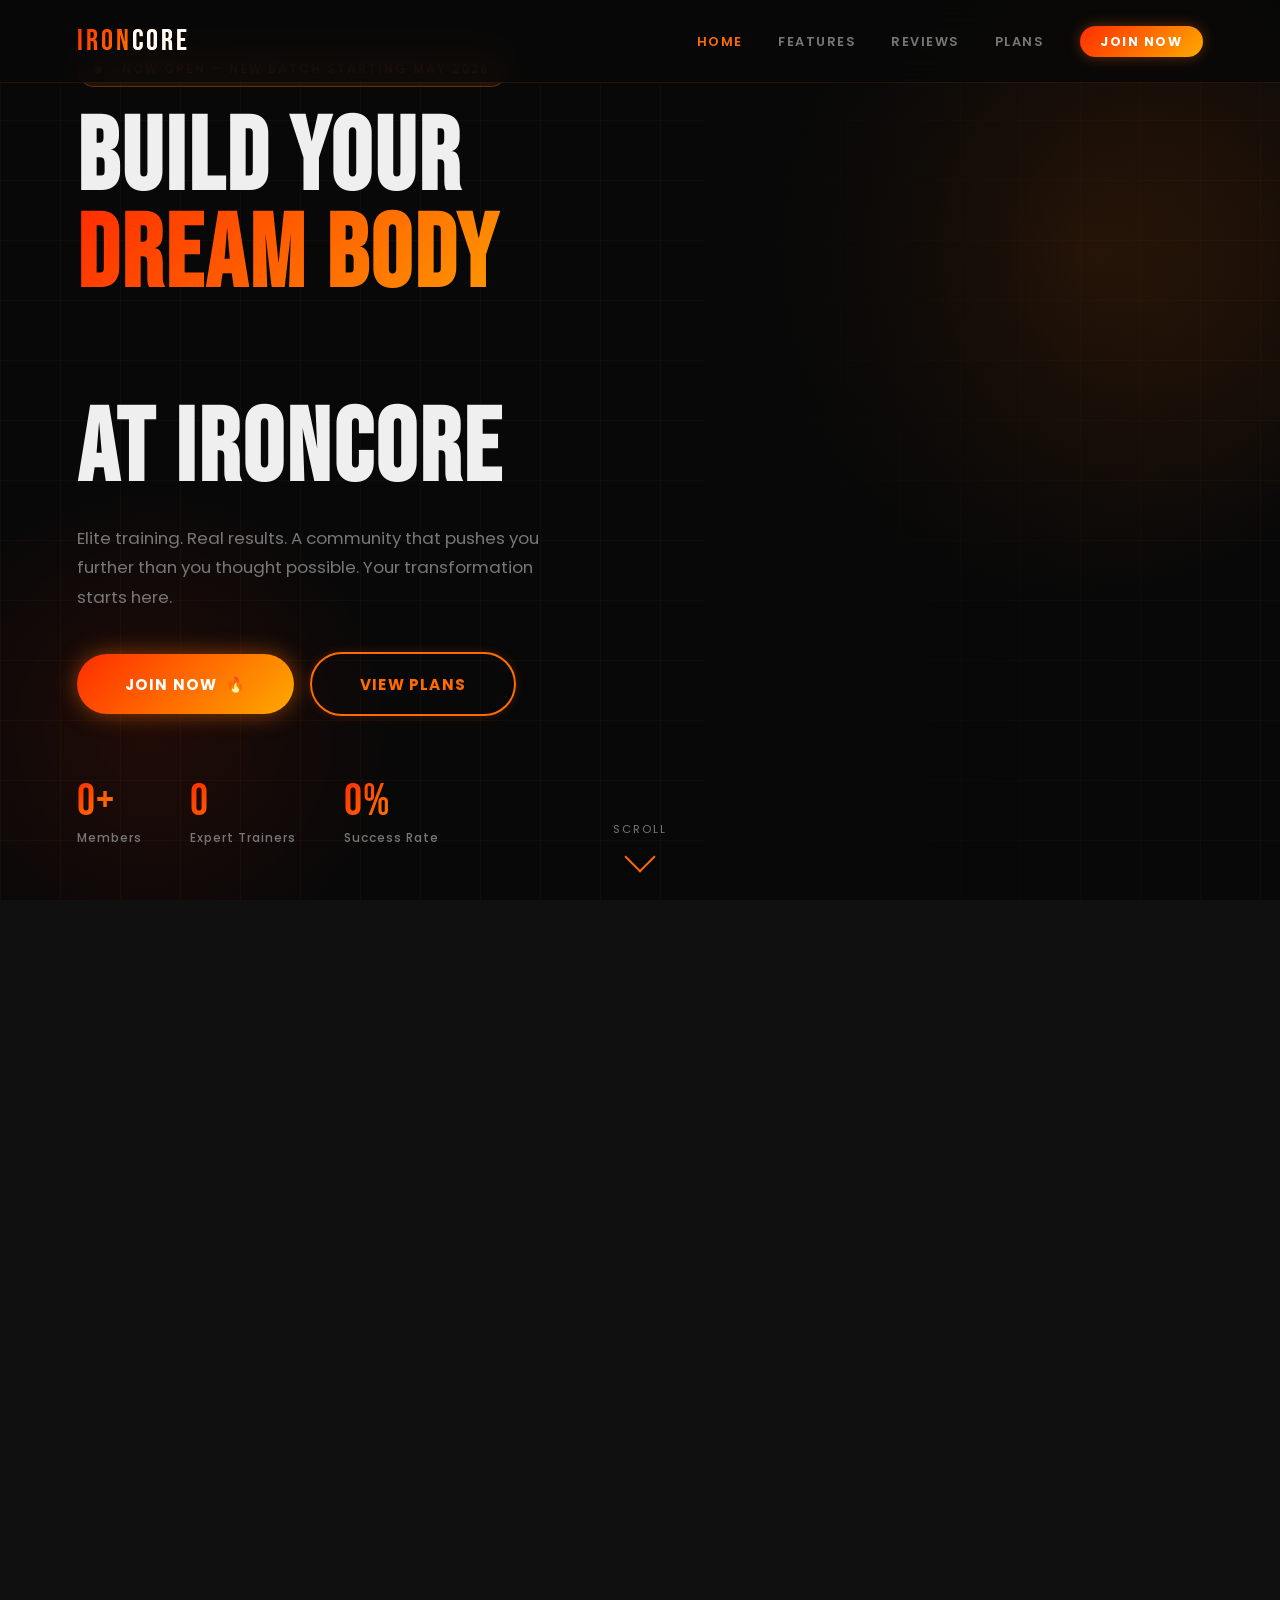
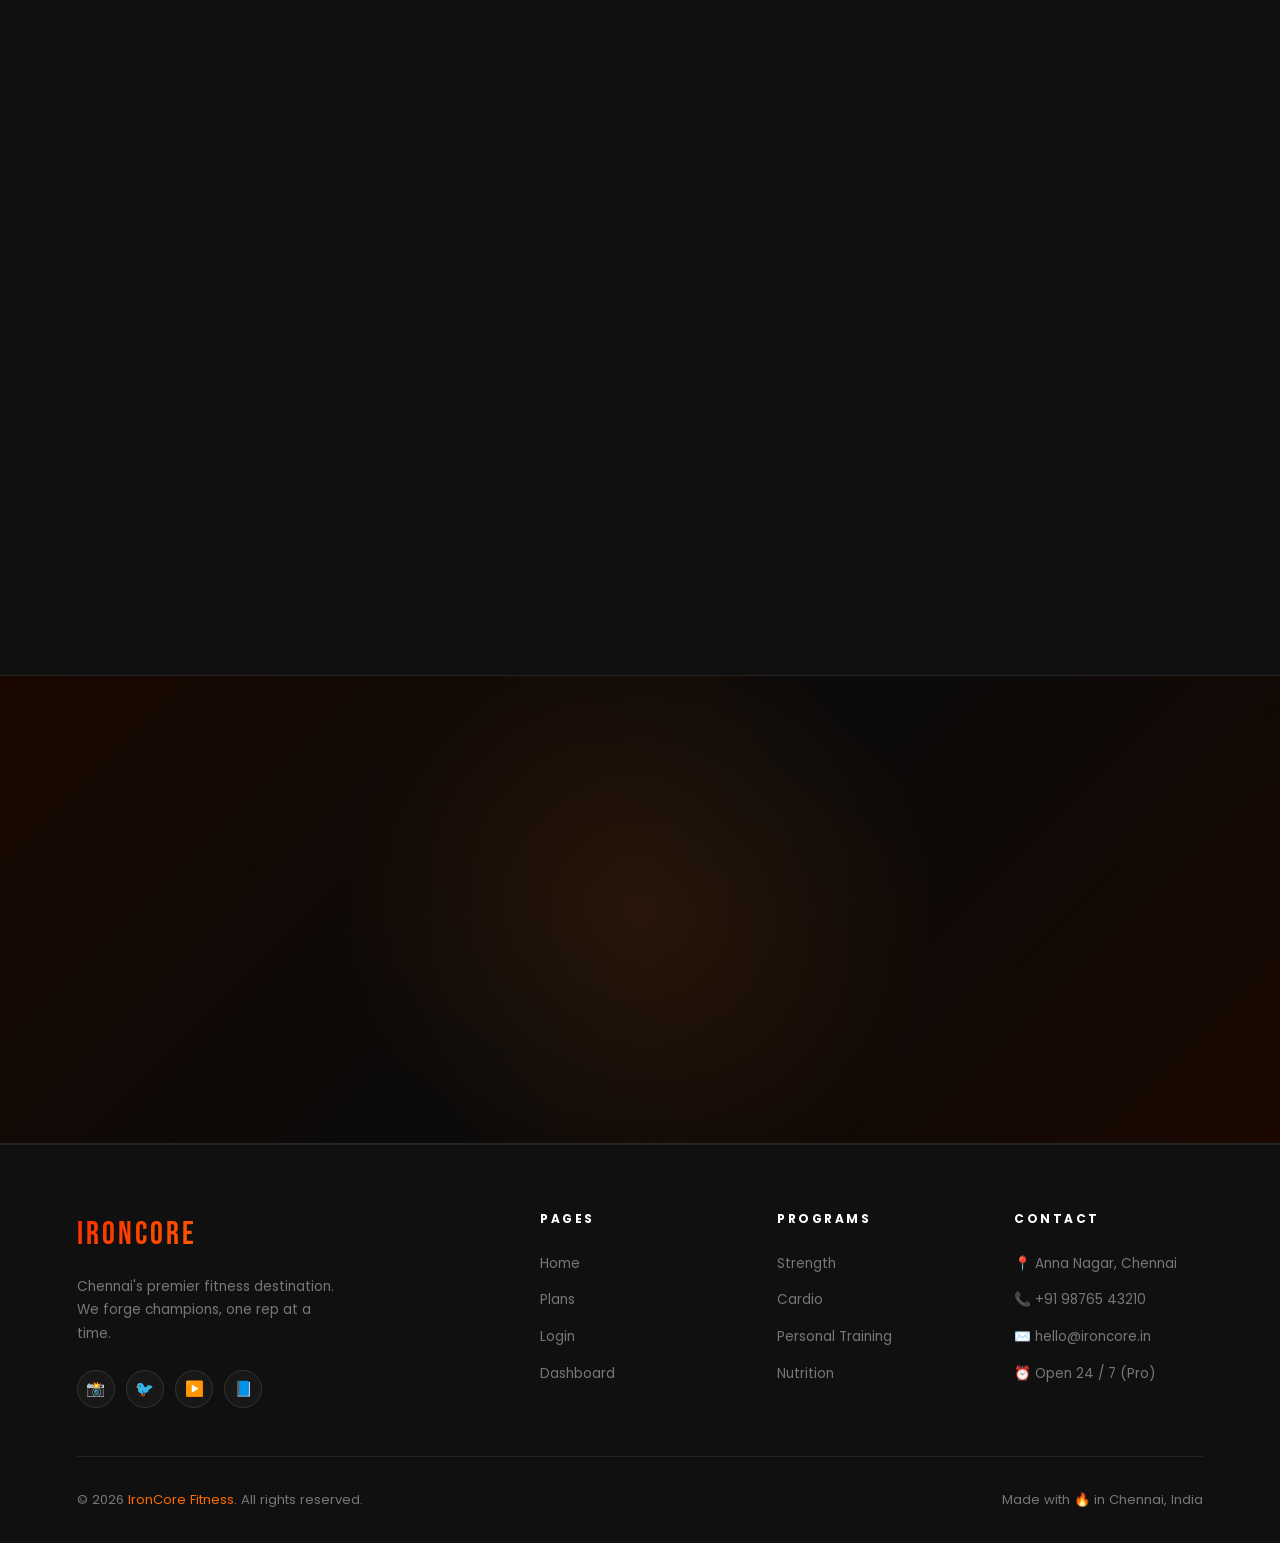
<file: index.html>
<!DOCTYPE html>
<html lang="en">
<head>
  <meta charset="UTF-8" />
  <meta name="viewport" content="width=device-width, initial-scale=1.0" />
  <title>IronCore Fitness — Build Your Dream Body</title>
  <link rel="stylesheet" href="style.css" />
  <style>
    /* Page-specific tweaks */
    .nav-links a[href="index.html"]{ color:var(--orange) }
  </style>
</head>
<body>

  <!-- ====== NAVIGATION ====== -->
  <nav class="nav" id="nav">
    <a href="index.html" class="logo">IRON<span style="color:#fff;-webkit-text-fill-color:#fff">CORE</span></a>
    <ul class="nav-links">
      <li><a href="index.html">Home</a></li>
      <li><a href="#features">Features</a></li>
      <li><a href="#testimonials">Reviews</a></li>
      <li><a href="plans.html">Plans</a></li>
      <li><a href="login.html" class="nav-btn">Join Now</a></li>
    </ul>
    <div class="hamburger" id="hamburger">
      <span></span><span></span><span></span>
    </div>
  </nav>

  <!-- ====== HERO ====== -->
  <section class="hero" id="home">
    <div class="hero-grid"></div>

    <div class="hero-content">
      <div class="hero-tag">
        <span></span> Now Open — New Batch Starting May 2026
      </div>

      <h1 class="hero-title">
        BUILD YOUR<br>
        <span class="line2">DREAM BODY</span><br>
        AT IRONCORE
      </h1>

      <p class="hero-sub">
        Elite training. Real results. A community that pushes you further than
        you thought possible. Your transformation starts here.
      </p>

      <div class="hero-cta">
        <a href="login.html" class="btn btn-fire btn-lg">Join Now &nbsp;🔥</a>
        <a href="plans.html" class="btn btn-outline btn-lg">View Plans</a>
      </div>

      <div class="hero-stats">
        <div class="stat-item">
          <div class="stat-num"><span data-count="4800" data-suffix="+">0+</span></div>
          <div class="stat-label">Members</div>
        </div>
        <div class="stat-item">
          <div class="stat-num"><span data-count="12" data-suffix="">0</span></div>
          <div class="stat-label">Expert Trainers</div>
        </div>
        <div class="stat-item">
          <div class="stat-num"><span data-count="98" data-suffix="%">0%</span></div>
          <div class="stat-label">Success Rate</div>
        </div>
      </div>
    </div>

    <div class="hero-visual" aria-hidden="true"></div>
    <div class="scroll-hint">
      <span>Scroll</span>
      <div class="scroll-arrow"></div>
    </div>
  </section>

  <!-- ====== FEATURES ====== -->
  <section class="features" id="features">
    <div class="center reveal">
      <span class="section-label">What We Offer</span>
      <h2 class="section-title">WORLD-CLASS <span class="fire">TRAINING</span></h2>
      <div class="rule"></div>
      <p class="section-sub">
        Three pillars of peak performance — designed for beginners, intermediates,
        and elite athletes alike.
      </p>
    </div>

    <div class="features-grid">
      <!-- Card 1 -->
      <div class="feat-card reveal" data-delay="0">
        <div class="feat-icon">🏋️</div>
        <h3>Strength Training</h3>
        <p>
          From powerlifting to Olympic lifting, our free-weight zones and machine
          banks are built to help you get seriously strong.
        </p>
        <a href="plans.html" class="feat-link">Explore &rarr;</a>
      </div>
      <!-- Card 2 -->
      <div class="feat-card reveal" data-delay="120">
        <div class="feat-icon">🏃</div>
        <h3>Cardio & Endurance</h3>
        <p>
          Treadmills, rowers, assault bikes, and spin studios. Crush your
          conditioning goals with expert-led classes every day.
        </p>
        <a href="plans.html" class="feat-link">Explore &rarr;</a>
      </div>
      <!-- Card 3 -->
      <div class="feat-card reveal" data-delay="240">
        <div class="feat-icon">🎯</div>
        <h3>Personal Coaching</h3>
        <p>
          One-on-one sessions with certified coaches who create a plan uniquely
          tailored to your body, goals, and lifestyle.
        </p>
        <a href="plans.html" class="feat-link">Explore &rarr;</a>
      </div>
      <!-- Card 4 -->
      <div class="feat-card reveal" data-delay="60">
        <div class="feat-icon">🥗</div>
        <h3>Nutrition Planning</h3>
        <p>
          Results live in the kitchen. Our dietitians craft personalised meal
          plans that fuel your training and recovery.
        </p>
        <a href="plans.html" class="feat-link">Explore &rarr;</a>
      </div>
      <!-- Card 5 -->
      <div class="feat-card reveal" data-delay="180">
        <div class="feat-icon">🧘</div>
        <h3>Recovery & Wellness</h3>
        <p>
          Sauna, ice bath, mobility classes, and massage therapy. Because smart
          recovery is the real secret to progress.
        </p>
        <a href="plans.html" class="feat-link">Explore &rarr;</a>
      </div>
      <!-- Card 6 -->
      <div class="feat-card reveal" data-delay="300">
        <div class="feat-icon">📱</div>
        <h3>IronCore App</h3>
        <p>
          Track workouts, book classes, chat with your trainer, and watch your
          progress charts climb — all in one sleek app.
        </p>
        <a href="plans.html" class="feat-link">Explore &rarr;</a>
      </div>
    </div>
  </section>

  <!-- ====== TESTIMONIALS ====== -->
  <section class="testimonials" id="testimonials">
    <div class="center reveal">
      <span class="section-label">Member Stories</span>
      <h2 class="section-title">REAL PEOPLE, <span class="fire">REAL RESULTS</span></h2>
      <div class="rule"></div>
      <p class="section-sub">
        Don't just take our word for it. Here's what our members say about
        training at IronCore.
      </p>
    </div>

    <div class="testi-grid">
      <!-- T1 -->
      <div class="testi-card reveal" data-delay="0">
        <div class="quote-mark">"</div>
        <div class="stars">★★★★★</div>
        <p class="testi-text">
          "IronCore completely changed my life. In just 5 months I went from barely
          being able to do a push-up to deadlifting 120 kg. The coaches actually
          care about your progress."
        </p>
        <div class="testi-author">
          <div class="testi-avatar">R</div>
          <div>
            <div class="author-name">Rahul Sharma</div>
            <div class="author-tag">Lost 18 kg in 6 months</div>
          </div>
        </div>
      </div>

      <!-- T2 -->
      <div class="testi-card reveal" data-delay="150">
        <div class="quote-mark">"</div>
        <div class="stars">★★★★★</div>
        <p class="testi-text">
          "The nutrition guidance alone was worth every rupee. Combined with the
          strength programme, I've put on 8 kg of muscle and feel incredible. This
          gym is absolutely elite."
        </p>
        <div class="testi-author">
          <div class="testi-avatar">P</div>
          <div>
            <div class="author-name">Priya Nair</div>
            <div class="author-tag">Gained 8 kg lean muscle</div>
          </div>
        </div>
      </div>

      <!-- T3 -->
      <div class="testi-card reveal" data-delay="300">
        <div class="quote-mark">"</div>
        <div class="stars">★★★★★</div>
        <p class="testi-text">
          "The energy in this place is unmatched. Every morning I'm excited to come
          in because the trainers, the community, and the facilities push me to
          be my absolute best."
        </p>
        <div class="testi-author">
          <div class="testi-avatar">A</div>
          <div>
            <div class="author-name">Arjun Mehta</div>
            <div class="author-tag">Pro Plan Member — 1 year</div>
          </div>
        </div>
      </div>
    </div>
  </section>

  <!-- ====== MEMBERSHIP PREVIEW ====== -->
  <section class="plans-preview" id="membership">
    <div class="center reveal">
      <span class="section-label">Membership</span>
      <h2 class="section-title">SIMPLE, <span class="fire">TRANSPARENT</span> PRICING</h2>
      <div class="rule"></div>
      <p class="section-sub">No hidden fees, no lock-in contracts. Just results.</p>
    </div>

    <div class="plans-grid">
      <!-- Basic -->
      <div class="plan-card reveal" data-delay="0" data-plan="Basic Plan">
        <div class="plan-name">Basic</div>
        <div class="plan-price"><sup>₹</sup>15</div>
        <div class="plan-period">per month &nbsp;·&nbsp; Cancel anytime</div>
        <div class="plan-divider"></div>
        <ul class="plan-features">
          <li><span class="check">✓</span> Full gym access (6 AM – 10 PM)</li>
          <li><span class="check">✓</span> Locker room & showers</li>
          <li><span class="check">✓</span> Group fitness classes (5/week)</li>
          <li><span class="check">✓</span> IronCore App access</li>
          <li class="muted-feat"><span class="cross">✕</span> Personal trainer sessions</li>
          <li class="muted-feat"><span class="cross">✕</span> Nutrition coaching</li>
        </ul>
        <a href="plans.html" class="btn btn-outline plan-btn">Choose Basic</a>
      </div>

      <!-- Pro -->
      <div class="plan-card featured reveal" data-delay="150" data-plan="Pro Plan">
        <div class="plan-badge">Most Popular</div>
        <div class="plan-name">Pro</div>
        <div class="plan-price"><sup>₹</sup>20</div>
        <div class="plan-period">per month &nbsp;·&nbsp; Cancel anytime</div>
        <div class="plan-divider"></div>
        <ul class="plan-features">
          <li><span class="check">✓</span> Full gym access (24 / 7)</li>
          <li><span class="check">✓</span> Locker room & showers</li>
          <li><span class="check">✓</span> Unlimited group classes</li>
          <li><span class="check">✓</span> IronCore App (premium)</li>
          <li><span class="check">✓</span> 4 personal trainer sessions/mo</li>
          <li><span class="check">✓</span> Nutrition coaching included</li>
        </ul>
        <a href="plans.html" class="btn btn-fire plan-btn">Choose Pro 🔥</a>
      </div>
    </div>
  </section>

  <!-- ====== CTA BANNER ====== -->
  <section class="cta-banner">
    <div class="reveal">
      <span class="section-label">Ready to Start?</span>
      <h2 class="section-title">YOUR STRONGEST SELF <span class="fire">AWAITS</span></h2>
      <div class="rule" style="margin:0 auto 1.5rem"></div>
      <p class="section-sub">
        Stop waiting for the perfect moment. The perfect moment is right now.
        Join thousands of members already crushing their goals.
      </p>
      <div class="cta-btns">
        <a href="login.html" class="btn btn-fire btn-lg">Start Your Journey 🔥</a>
        <a href="plans.html" class="btn btn-outline btn-lg">View All Plans</a>
      </div>
    </div>
  </section>

  <!-- ====== FOOTER ====== -->
  <footer>
    <div class="footer-top">
      <div class="footer-brand">
        <div class="footer-logo">IRONCORE</div>
        <p class="footer-desc">
          Chennai's premier fitness destination. We forge champions, one rep at a time.
        </p>
        <div class="socials">
          <a href="#" class="social" aria-label="Instagram">📸</a>
          <a href="#" class="social" aria-label="Twitter">🐦</a>
          <a href="#" class="social" aria-label="YouTube">▶️</a>
          <a href="#" class="social" aria-label="Facebook">📘</a>
        </div>
      </div>

      <div class="footer-col">
        <h5>Pages</h5>
        <ul>
          <li><a href="index.html">Home</a></li>
          <li><a href="plans.html">Plans</a></li>
          <li><a href="login.html">Login</a></li>
          <li><a href="dashboard.html">Dashboard</a></li>
        </ul>
      </div>

      <div class="footer-col">
        <h5>Programs</h5>
        <ul>
          <li><a href="#">Strength</a></li>
          <li><a href="#">Cardio</a></li>
          <li><a href="#">Personal Training</a></li>
          <li><a href="#">Nutrition</a></li>
        </ul>
      </div>
      <div class="footer-col">
        <h5>Contact</h5>
        <ul>
          <li><a href="#">📍 Anna Nagar, Chennai</a></li>
          <li><a href="#">📞 +91 98765 43210</a></li>
          <li><a href="#">✉️ hello@ironcore.in</a></li>
          <li><a href="#">⏰ Open 24 / 7 (Pro)</a></li>
        </ul>
      </div>
    </div>

    <div class="footer-bottom">
      <p>© 2026 <span>IronCore Fitness</span>. All rights reserved.</p>
      <p>Made with <span>🔥</span> in Chennai, India</p>
    </div>
  </footer>

  <script src="script.js"></script>
</body>
</html>
</file>
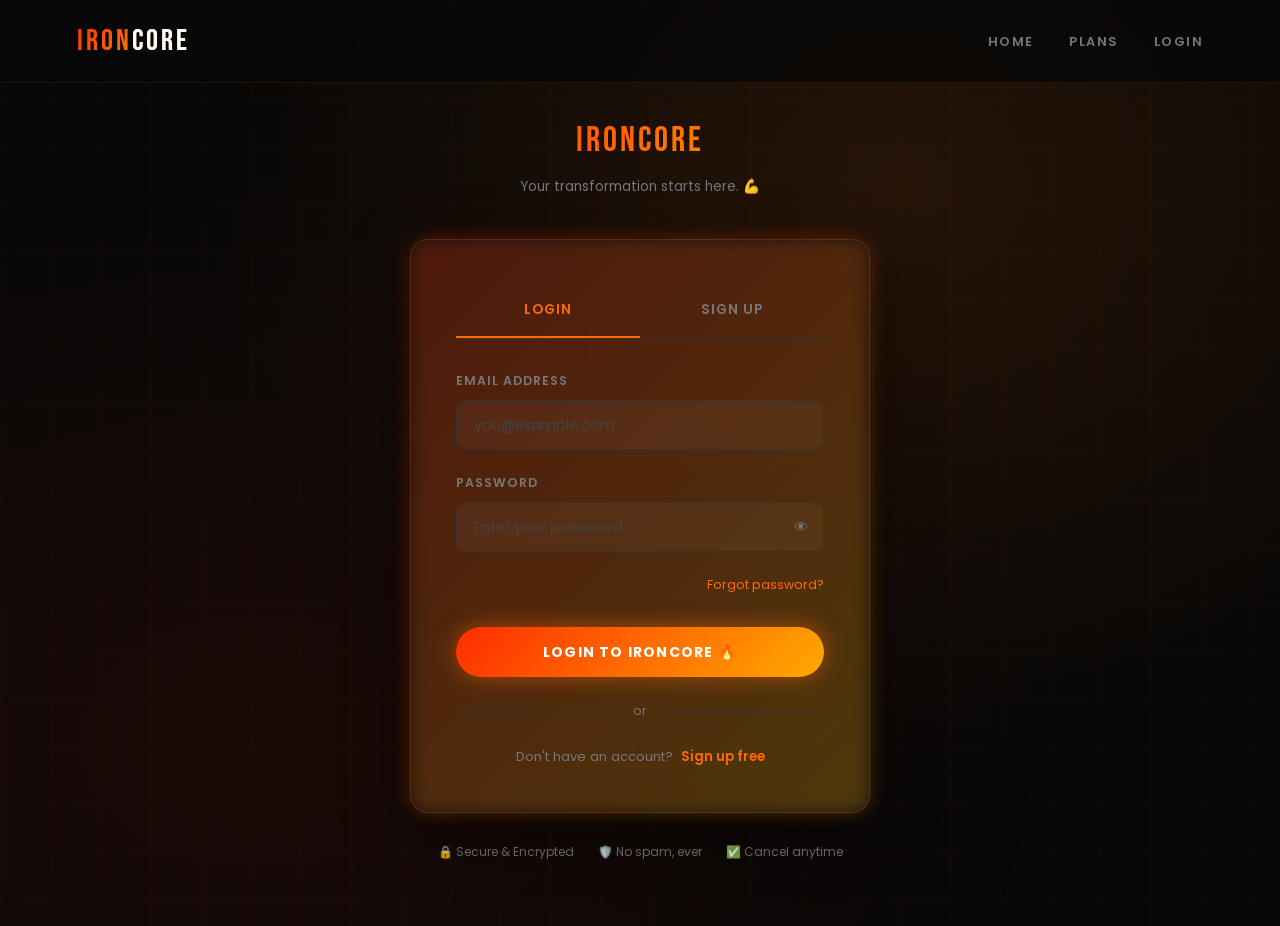
<file: dashboard.html>
<!DOCTYPE html>
<html lang="en">
<head><!DOCTYPE html>
<html lang="en">
<head>
  <meta charset="UTF-8" />
  <meta name="viewport" content="width=device-width, initial-scale=1.0" />
  <title>Dashboard — IronCore Fitness</title>
  <link rel="stylesheet" href="style.css" />
</head>

<body id="dashPage">

  <!-- ===== NAV ===== -->
  <nav class="nav">
    <a href="index.html" class="logo">IRONCORE</a>
    <ul class="nav-links">
      <li><a href="index.html">Home</a></li>
      <li><a href="plans.html">Plans</a></li>
      <li><a href="#" id="logoutLink">Logout</a></li>
    </ul>
  </nav>

  <!-- ===== DASHBOARD ===== -->
  <div class="dashboard">

    <div class="dash-header">
      <h1 class="dash-greeting">
        Welcome back, 
        <span id="dashFirst">Athlete</span> 💪
      </h1>
      <p class="dash-sub">Let’s crush today’s goals.</p>
    </div>

    <!-- USER PROFILE -->
    <div class="dash-card" style="margin-bottom:20px;">
      <h3 style="margin-bottom:10px;">Profile</h3>
      <h2 id="dashName">Name</h2>
      <p id="dashEmail">email@example.com</p>
      <div id="dashAvatar" style="
        width:50px;height:50px;border-radius:50%;
        background:orange;color:#000;
        display:flex;align-items:center;justify-content:center;
        font-weight:bold;margin-top:10px;">
        U
      </div>
    </div>

    <!-- PLAN INFO -->
    <div class="dash-card">
      <h3>Your Plan</h3>
      <p id="dashPlan">Basic Plan</p>
      <p>Status: <span id="dashStatus">Active</span></p>
      <p>Member Since: <span id="dashSince">April 2026</span></p>

      <button id="upgradeBtn" style="margin-top:10px;">
        Upgrade Plan 🚀
      </button>
    </div>

    <!-- LOGOUT -->
    <div style="margin-top:30px;">
      <button id="logoutBtn">Logout</button>
    </div>

  </div>

  <!-- ===== MAIN SCRIPT ONLY ===== -->
  <script src="script.js"></script>

</body>
</html>

  <meta charset="UTF-8" />
  <meta name="viewport" content="width=device-width, initial-scale=1.0" />
  <title>Dashboard — IronCore Fitness</title>
  <link rel="stylesheet" href="style.css" />
</head>

<body id="dashPage">

  <!-- ===== NAV ===== -->
  <nav class="nav">
    <a href="index.html" class="logo">IRONCORE</a>
    <ul class="nav-links">
      <li><a href="index.html">Home</a></li>
      <li><a href="plans.html">Plans</a></li>
      <li><a href="#" id="logoutLink">Logout</a></li>
    </ul>
  </nav>

  <!-- ===== DASHBOARD ===== -->
  <div class="dashboard">

    <div class="dash-header">
      <h1 class="dash-greeting">
        Welcome back, 
        <span id="dashFirst">Athlete</span> 💪
      </h1>
      <p class="dash-sub">Let’s crush today’s goals.</p>
    </div>

    <!-- USER PROFILE -->
    <div class="dash-card" style="margin-bottom:20px;">
      <h3 style="margin-bottom:10px;">Profile</h3>
      <h2 id="dashName">Name</h2>
      <p id="dashEmail">email@example.com</p>
      <div id="dashAvatar" style="
        width:50px;height:50px;border-radius:50%;
        background:orange;color:#000;
        display:flex;align-items:center;justify-content:center;
        font-weight:bold;margin-top:10px;">
        U
      </div>
    </div>

    <!-- PLAN INFO -->
    <div class="dash-card">
      <h3>Your Plan</h3>
      <p id="dashPlan">Basic Plan</p>
      <p>Status: <span id="dashStatus">Active</span></p>
      <p>Member Since: <span id="dashSince">April 2026</span></p>

      <button id="upgradeBtn" style="margin-top:10px;">
        Upgrade Plan 🚀
      </button>
    </div>

    <!-- LOGOUT -->
    <div style="margin-top:30px;">
      <button id="logoutBtn">Logout</button>
    </div>

  </div>

  <!-- ===== MAIN SCRIPT ONLY ===== -->
  <script src="script.js"></script>

</body>
</html>
</file>
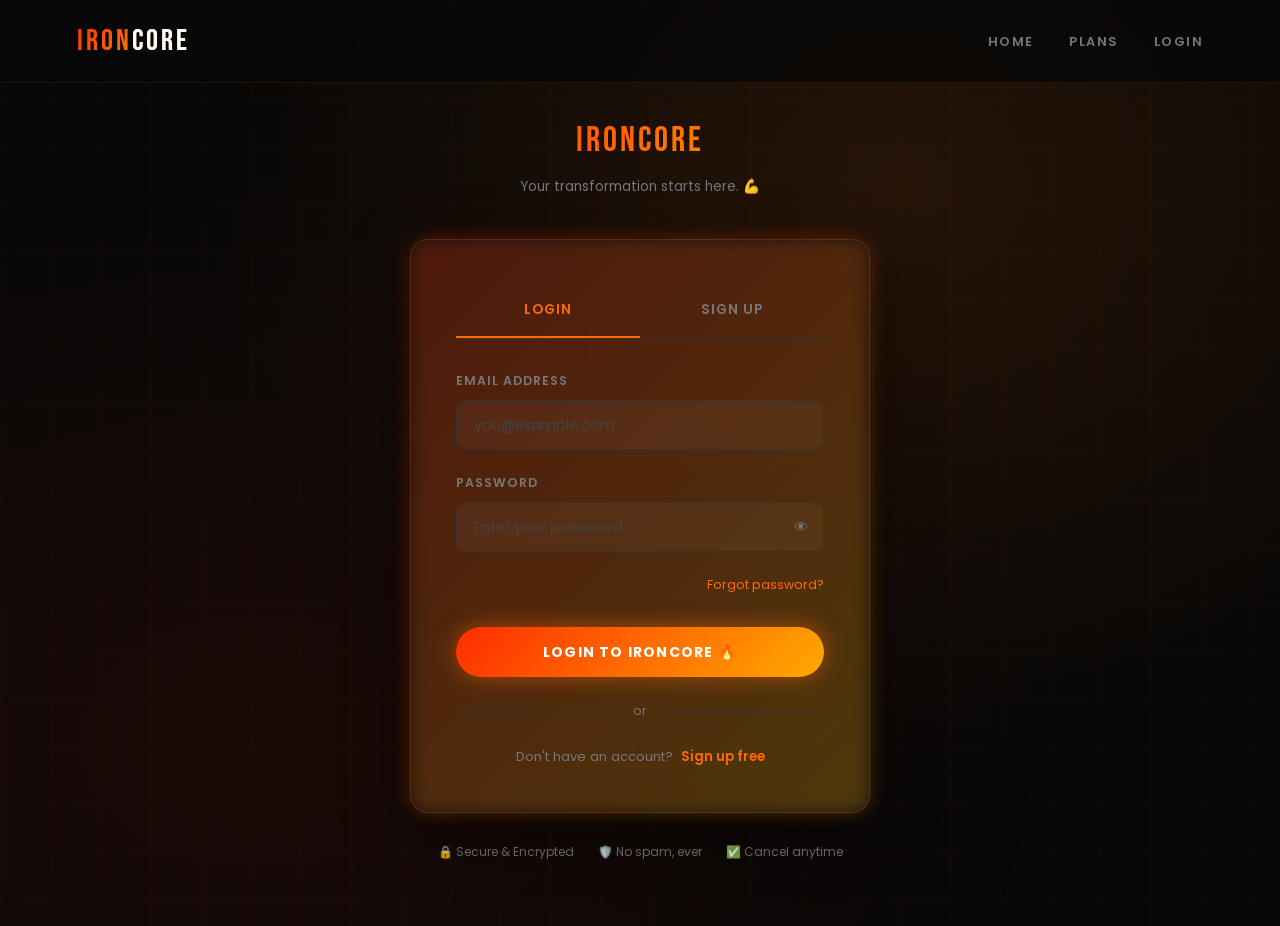
<file: login.html>
<!DOCTYPE html>
<html lang="en">
<head>
  <meta charset="UTF-8" />
  <meta name="viewport" content="width=device-width, initial-scale=1.0" />
  <title>Login / Sign Up — IronCore Fitness</title>
  <link rel="stylesheet" href="style.css" />
  <style>
    /* Extra neon glow on the auth card */
    .auth-card{
      position:relative;
    }
    .auth-card::before{
      content:'';
      position:absolute;inset:-1px;
      border-radius:calc(var(--r2) + 1px);
      background:var(--grad-fire);
      z-index:-1;
      opacity:.25;
      filter:blur(8px);
      transition:opacity .4s;
    }
    .auth-card:hover::before{ opacity:.45 }

    /* Strength indicator */
    .strength-bar{
      height:4px;border-radius:2px;
      background:var(--dark3);margin-top:.5rem;
      overflow:hidden;
    }
    .strength-fill{
      height:100%;width:0;border-radius:2px;
      transition:width .4s,background .4s;
    }
    .strength-text{font-size:.72rem;color:var(--muted);margin-top:.3rem}

    /* Floating particles */
    .particle{
      position:fixed;border-radius:50%;pointer-events:none;
      background:var(--grad-fire);opacity:.12;
      animation:float-particle linear infinite;
    }
    @keyframes float-particle{
      from{transform:translateY(100vh) scale(0)}
      to{transform:translateY(-10vh) scale(1)}
    }
  </style>
</head>
<body>

  <!-- Ambient particles (decorative) -->
  <div class="particle" style="width:6px;height:6px;left:15%;animation-duration:14s;animation-delay:0s"></div>
  <div class="particle" style="width:10px;height:10px;left:35%;animation-duration:18s;animation-delay:3s"></div>
  <div class="particle" style="width:4px;height:4px;left:60%;animation-duration:12s;animation-delay:6s"></div>
  <div class="particle" style="width:8px;height:8px;left:80%;animation-duration:20s;animation-delay:1s"></div>
  <div class="particle" style="width:5px;height:5px;left:50%;animation-duration:16s;animation-delay:8s"></div>

  <!-- ====== NAVIGATION ====== -->
  <nav class="nav">
    <a href="index.html" class="logo">IRON<span style="color:#fff;-webkit-text-fill-color:#fff">CORE</span></a>
    <ul class="nav-links">
      <li><a href="index.html">Home</a></li>
      <li><a href="plans.html">Plans</a></li>
      <li><a href="login.html">Login</a></li>
    </ul>
    <div class="hamburger" id="hamburger">
      <span></span><span></span><span></span>
    </div>
  </nav>

  <!-- ====== AUTH PAGE ====== -->
  <div class="auth-page">
    <div class="hero-grid"></div>

    <div class="auth-box">
      <div class="auth-logo">IRONCORE</div>
      <p class="auth-tagline">Your transformation starts here. 💪</p>

      <div class="auth-card">
        <!-- Tabs -->
        <div class="auth-tabs">
          <div class="auth-tab active" data-form="loginForm">Login</div>
          <div class="auth-tab" data-form="signupForm">Sign Up</div>
        </div>

        <!-- ── LOGIN FORM ── -->
        <form class="auth-form active" id="loginForm" novalidate>
          <div class="form-group">
            <label class="form-label" for="loginEmail">Email Address</label>
            <input
              class="form-input" type="email" id="loginEmail"
              placeholder="you@example.com" autocomplete="email" required
            />
          </div>

          <div class="form-group">
            <label class="form-label" for="loginPass">Password</label>
            <div class="input-wrap">
              <input
                class="form-input" type="password" id="loginPass"
                placeholder="Enter your password" autocomplete="current-password" required
              />
              <button type="button" class="toggle-pass" title="Show/hide password">👁</button>
            </div>
          </div>

          <div style="display:flex;justify-content:flex-end;margin-bottom:1.5rem">
            <a href="#" style="font-size:.78rem;color:var(--orange)">Forgot password?</a>
          </div>

          <button type="submit" class="btn btn-fire auth-submit">
            Login to IronCore 🔥
          </button>

          <div class="auth-divider">or</div>

          <p style="text-align:center;font-size:.82rem;color:var(--muted)">
            Don't have an account?&nbsp;
            <a href="#" id="toSignup" style="color:var(--orange);font-weight:600">Sign up free</a>
          </p>
        </form>

        <!-- ── SIGNUP FORM ── -->
        <form class="auth-form" id="signupForm" novalidate>
          <div class="form-group">
            <label class="form-label" for="signupName">Full Name</label>
            <input
              class="form-input" type="text" id="signupName"
              placeholder="Alex Johnson" autocomplete="name" required
            />
          </div>

          <div class="form-group">
            <label class="form-label" for="signupEmail">Email Address</label>
            <input
              class="form-input" type="email" id="signupEmail"
              placeholder="you@example.com" autocomplete="email" required
            />
          </div>

          <div class="form-group">
            <label class="form-label" for="signupPass">Create Password</label>
            <div class="input-wrap">
              <input
                class="form-input" type="password" id="signupPass"
                placeholder="Min. 6 characters" autocomplete="new-password"
                required oninput="checkStrength(this)"
              />
              <button type="button" class="toggle-pass" title="Show/hide password">👁</button>
            </div>
            <div class="strength-bar">
              <div class="strength-fill" id="strengthFill"></div>
            </div>
            <div class="strength-text" id="strengthText">Enter a password</div>
          </div>

          <div class="form-group" style="display:flex;align-items:flex-start;gap:.7rem;margin-top:.5rem">
            <input type="checkbox" id="terms" style="margin-top:3px;accent-color:var(--orange)" />
            <label for="terms" style="font-size:.8rem;color:var(--muted);cursor:pointer">
              I agree to the
              <a href="#" style="color:var(--orange)">Terms of Service</a> and
              <a href="#" style="color:var(--orange)">Privacy Policy</a>
            </label>
          </div>

          <button type="submit" class="btn btn-fire auth-submit" style="margin-top:1.5rem">
            Create Account 🚀
          </button>

          <div class="auth-divider">or</div>

          <p style="text-align:center;font-size:.82rem;color:var(--muted)">
            Already a member?&nbsp;
            <a href="#" id="toLogin" style="color:var(--orange);font-weight:600">Log in</a>
          </p>
        </form>
      </div>

      <!-- Trust badges -->
      <div style="display:flex;justify-content:center;gap:1.5rem;margin-top:1.8rem;flex-wrap:wrap">
        <span style="font-size:.75rem;color:var(--muted)">🔒 Secure &amp; Encrypted</span>
        <span style="font-size:.75rem;color:var(--muted)">🛡️ No spam, ever</span>
        <span style="font-size:.75rem;color:var(--muted)">✅ Cancel anytime</span>
      </div>
    </div>
  </div>

  <script src="script.js"></script>
  <script>
    // Quick-link helpers: "Sign up free" / "Log in" text links
    document.getElementById('toSignup').addEventListener('click', e => {
      e.preventDefault();
      document.querySelectorAll('.auth-tab')[1].click();
    });
    document.getElementById('toLogin').addEventListener('click', e => {
      e.preventDefault();
      document.querySelectorAll('.auth-tab')[0].click();
    });

    // Password strength checker
    function checkStrength(input) {
      const val = input.value;
      const fill = document.getElementById('strengthFill');
      const text = document.getElementById('strengthText');
      let score = 0;
      if (val.length >= 6)  score++;
      if (val.length >= 10) score++;
      if (/[A-Z]/.test(val)) score++;
      if (/[0-9]/.test(val)) score++;
      if (/[^A-Za-z0-9]/.test(val)) score++;

      const levels = [
        { w:'0%',   bg:'transparent', t:'Enter a password' },
        { w:'25%',  bg:'#cc2200',     t:'Weak' },
        { w:'50%',  bg:'#FF6B00',     t:'Fair' },
        { w:'75%',  bg:'#FFAA00',     t:'Good' },
        { w:'100%', bg:'#22dd88',     t:'Strong 💪' },
      ];
      const lvl = levels[Math.min(score, 4)];
      fill.style.width = lvl.w;
      fill.style.background = lvl.bg;
      text.textContent = lvl.t;
      text.style.color = lvl.bg === 'transparent' ? 'var(--muted)' : lvl.bg;
    }

    // Override signup to check terms checkbox
    const signupForm = document.getElementById('signupForm');
    signupForm.addEventListener('submit', function checkTerms(e) {
      const terms = document.getElementById('terms');
      if (!terms.checked) {
        e.stopImmediatePropagation();
        e.preventDefault();
        // showToast is defined in script.js
        if (typeof showToast === 'function')
          showToast('Please accept the Terms of Service.', 'error');
      }
    }, true); // capture phase → runs before script.js handler
  </script>
</body>
</html>
</file>
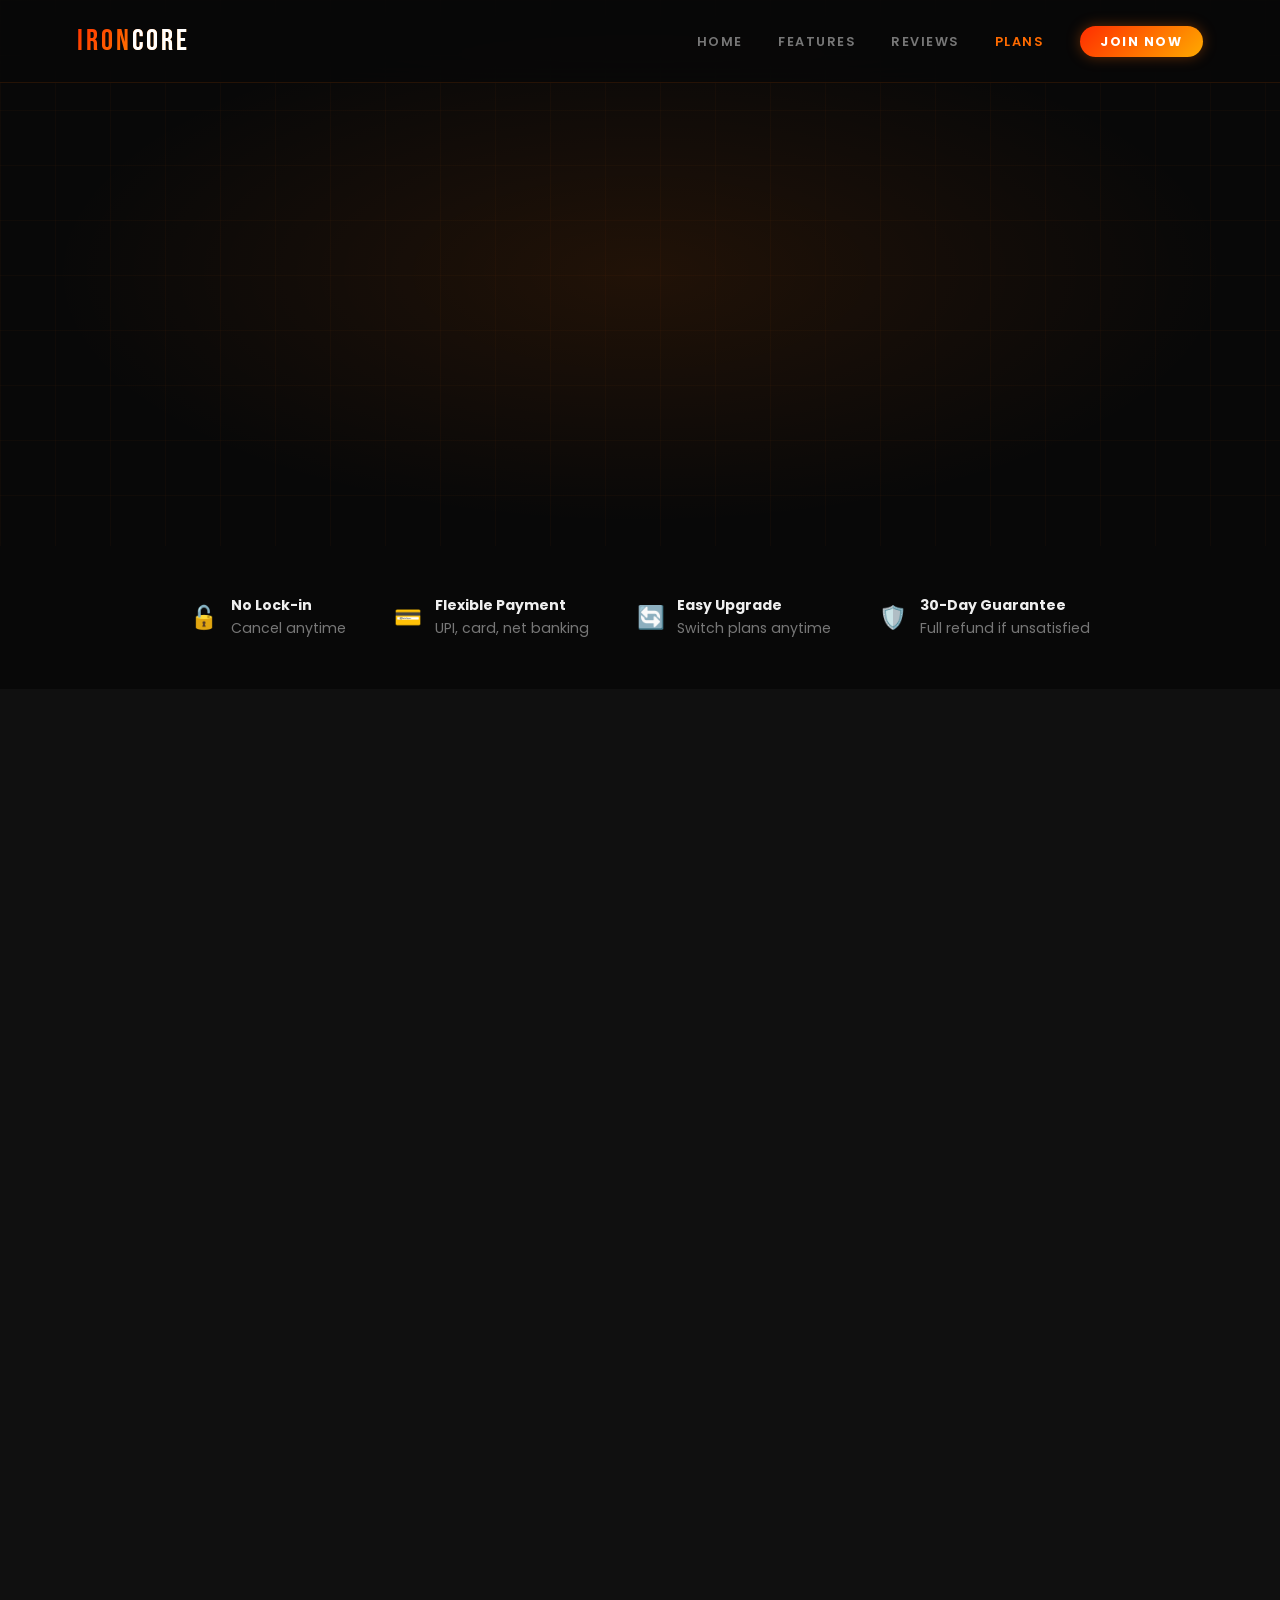
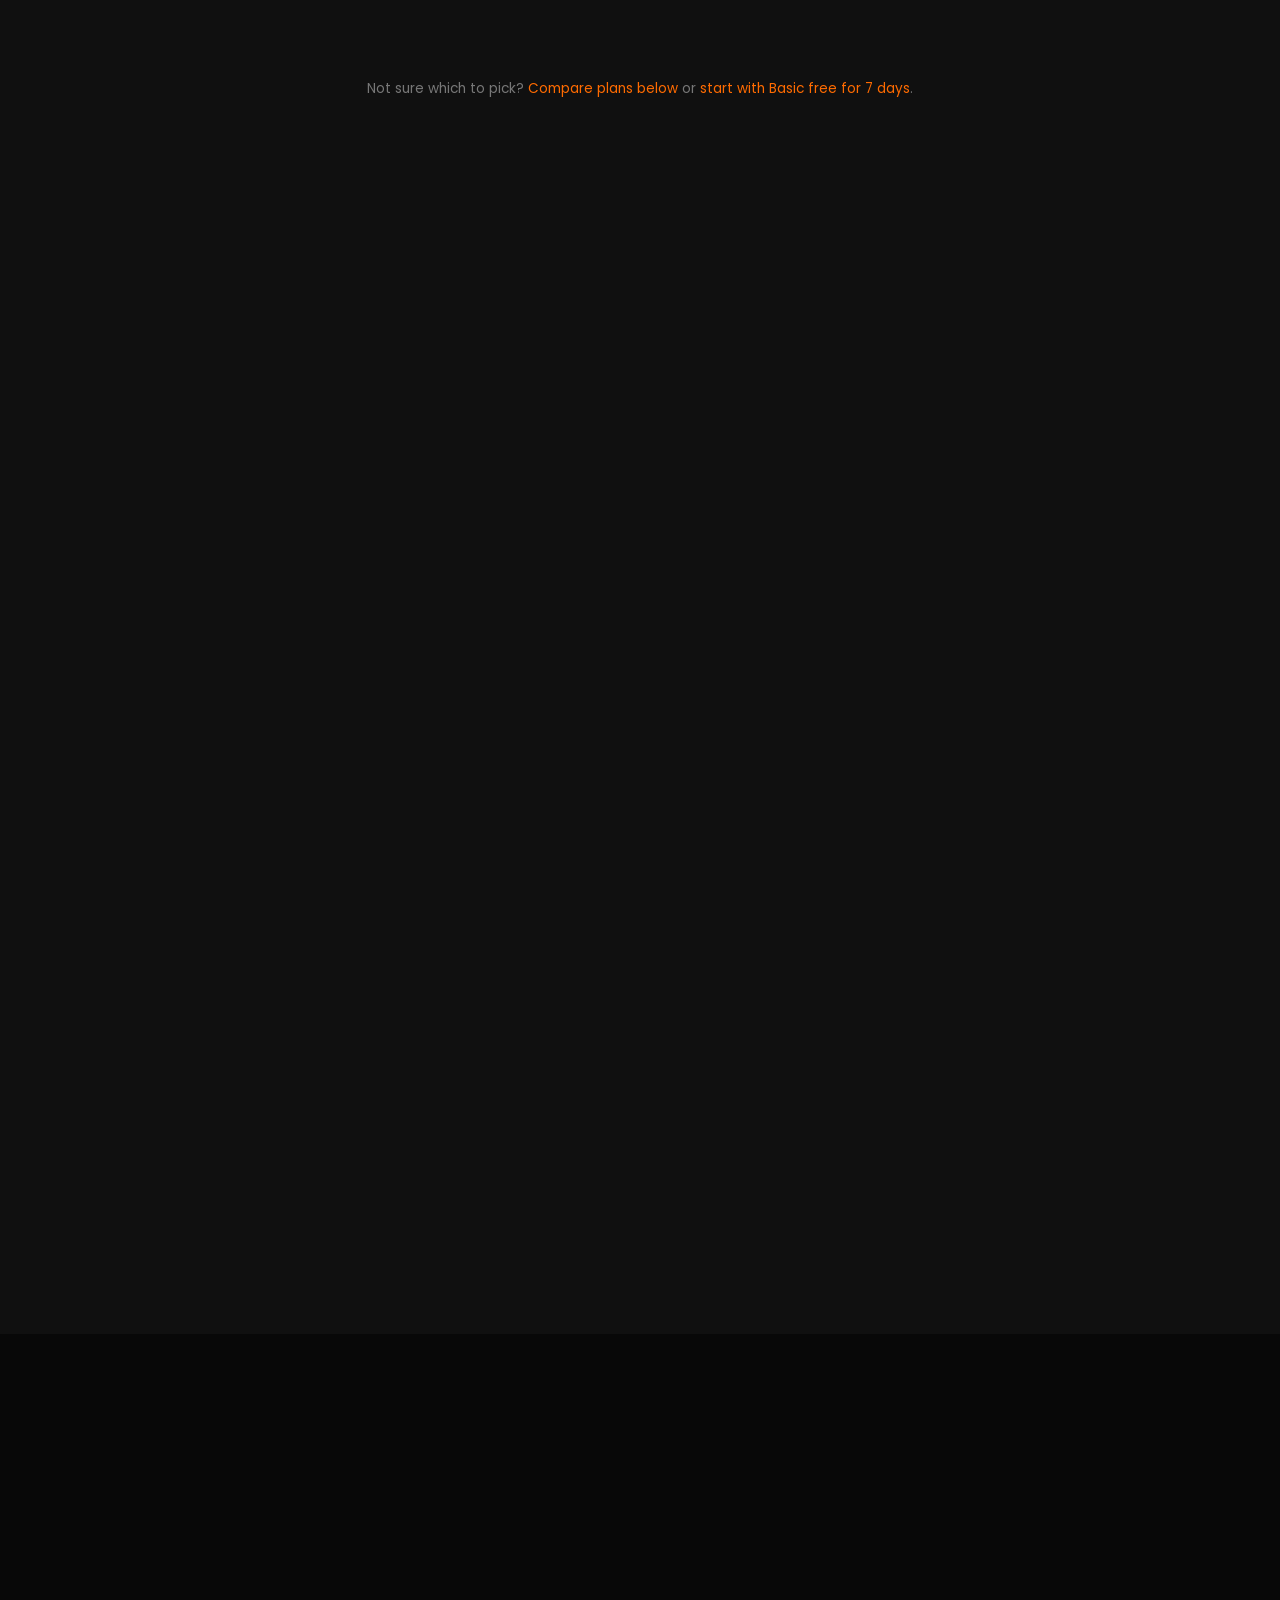
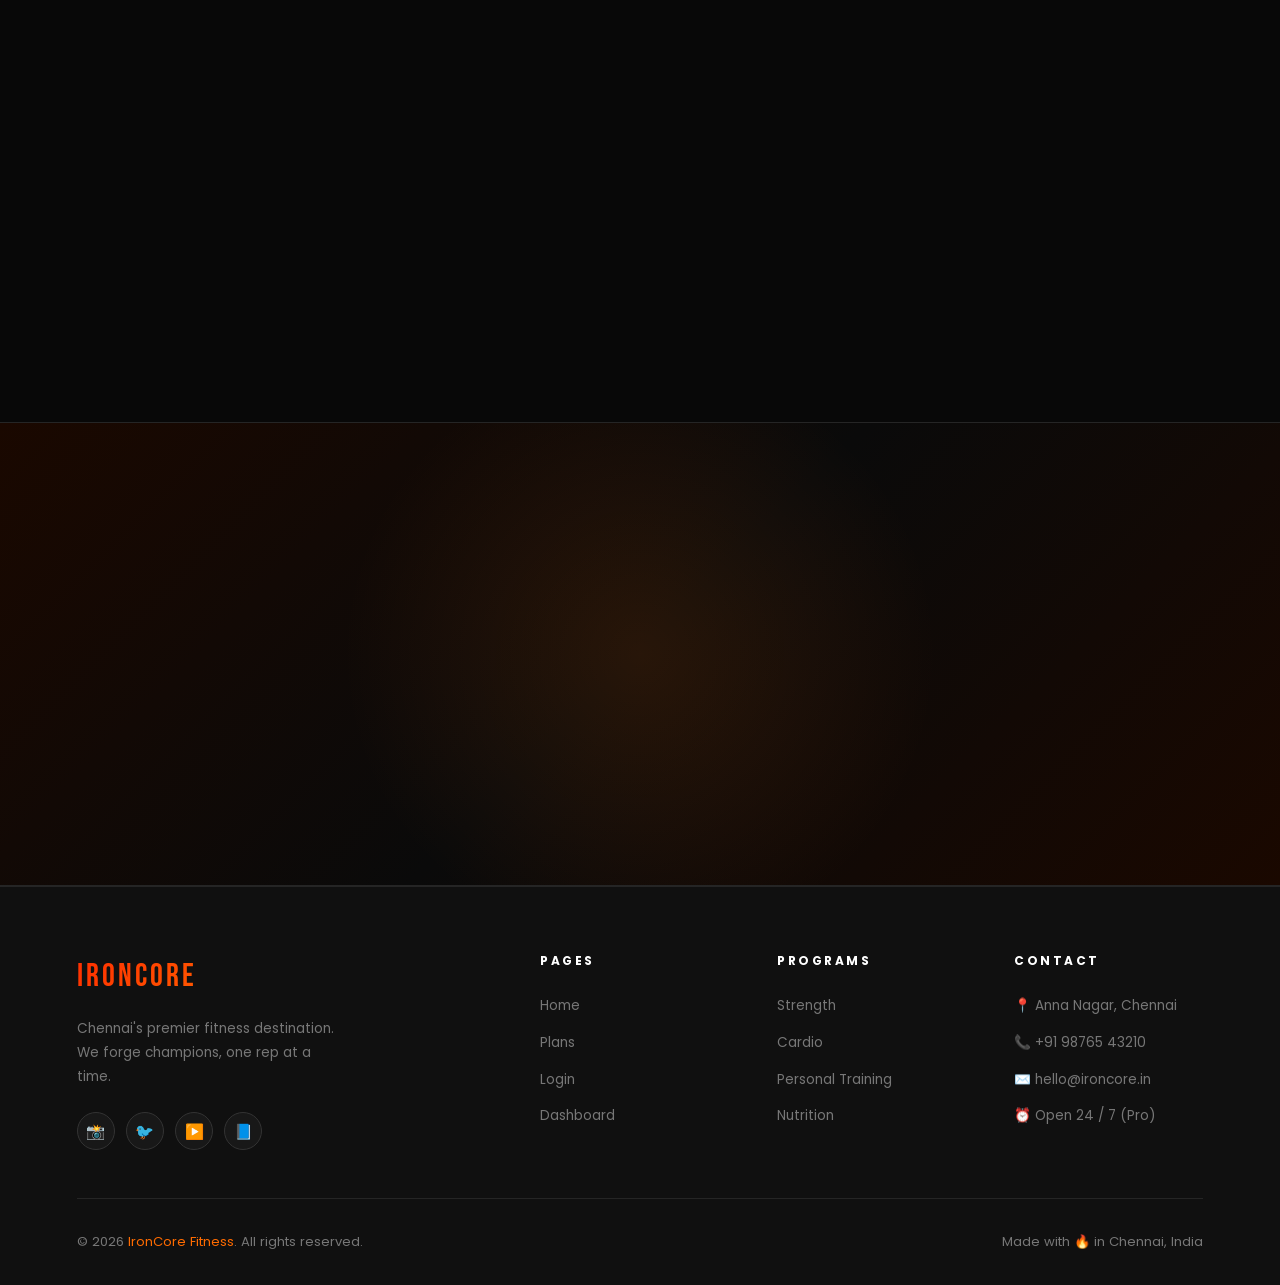
<file: plans.html>
<!DOCTYPE html>
<html lang="en">
<head>
  <meta charset="UTF-8" />
  <meta name="viewport" content="width=device-width, initial-scale=1.0" />
  <title>Membership Plans — IronCore Fitness</title>
  <link rel="stylesheet" href="style.css" />
  <style>
    .nav-links a[href="plans.html"]{ color:var(--orange) }
    /* Comparison table */
    .compare-table{
      width:100%;max-width:860px;margin:3rem auto 0;
      border-collapse:collapse;
      border:1px solid var(--border);border-radius:var(--r2);
      overflow:hidden;
    }
    .compare-table th,.compare-table td{
      padding:1rem 1.5rem;
      text-align:center;font-size:.88rem;
      border-bottom:1px solid var(--border);
    }
    .compare-table th{
      background:var(--card-bg);
      font-family:var(--font-d);font-size:1.1rem;letter-spacing:1px;
      color:var(--text);
    }
    .compare-table th:first-child,.compare-table td:first-child{
      text-align:left;color:var(--muted);font-weight:500;
    }
    .compare-table td.yes{color:var(--orange);font-weight:700;font-size:1.1rem}
    .compare-table td.no{color:#333;font-size:1.1rem}
    .compare-table thead tr th:last-child{
      background:linear-gradient(135deg,rgba(255,107,0,.15),rgba(255,45,0,.05));
      color:var(--orange);
    }
    .compare-table tbody tr:last-child td{border-bottom:none}
    .compare-table tbody tr:hover td{background:rgba(255,107,0,.03)}

    /* Guarantee strip */
    .guarantee{
      display:flex;align-items:center;justify-content:center;
      gap:3rem;padding:3rem 6%;
      background:var(--dark);flex-wrap:wrap;
    }
    .g-item{display:flex;align-items:center;gap:.8rem;font-size:.88rem;color:var(--muted)}
    .g-icon{font-size:1.4rem}
    .g-item strong{color:var(--text)}
  </style>
</head>
<body>

  <!-- ====== NAVIGATION ====== -->
  <nav class="nav">
    <a href="index.html" class="logo">IRON<span style="color:#fff;-webkit-text-fill-color:#fff">CORE</span></a>
    <ul class="nav-links">
      <li><a href="index.html">Home</a></li>
      <li><a href="index.html#features">Features</a></li>
      <li><a href="index.html#testimonials">Reviews</a></li>
      <li><a href="plans.html">Plans</a></li>
      <li><a href="login.html" class="nav-btn">Join Now</a></li>
    </ul>
    <div class="hamburger" id="hamburger">
      <span></span><span></span><span></span>
    </div>
  </nav>

  <!-- ====== PAGE HERO ====== -->
  <div class="page-hero">
    <div class="hero-grid"></div>
    <span class="section-label reveal">Choose Your Path</span>
    <h1 class="section-title reveal" data-delay="100">
      PLANS BUILT FOR<br><span class="fire">EVERY WARRIOR</span>
    </h1>
    <div class="rule reveal" data-delay="200"></div>
    <p class="section-sub reveal" data-delay="300" style="max-width:520px;margin-inline:auto">
      No contracts. No hidden fees. Just the cleanest, most results-driven
      membership plans in the city. Pick yours and start today.
    </p>
  </div>

  <!-- ====== GUARANTEE STRIP ====== -->
  <div class="guarantee">
    <div class="g-item"><span class="g-icon">🔓</span><div><strong>No Lock-in</strong><br>Cancel anytime</div></div>
    <div class="g-item"><span class="g-icon">💳</span><div><strong>Flexible Payment</strong><br>UPI, card, net banking</div></div>
    <div class="g-item"><span class="g-icon">🔄</span><div><strong>Easy Upgrade</strong><br>Switch plans anytime</div></div>
    <div class="g-item"><span class="g-icon">🛡️</span><div><strong>30-Day Guarantee</strong><br>Full refund if unsatisfied</div></div>
  </div>

  <!-- ====== PLANS FULL ====== -->
  <section class="plans-full">
    <div class="plans-full-grid">

      <!-- BASIC PLAN -->
      <div class="plan-card reveal" data-delay="0" data-plan="Basic Plan">
        <div class="plan-name">Basic</div>
        <div class="plan-price"><sup>₹</sup>15</div>
        <div class="plan-period">per month &nbsp;·&nbsp; Billed monthly</div>
        <div class="plan-divider"></div>
        <ul class="plan-features">
          <li><span class="check">✓</span> Gym access — 6 AM to 10 PM</li>
          <li><span class="check">✓</span> All cardio & strength equipment</li>
          <li><span class="check">✓</span> Group classes — 5 per week</li>
          <li><span class="check">✓</span> Locker room & shower facilities</li>
          <li><span class="check">✓</span> IronCore App (standard)</li>
          <li><span class="check">✓</span> Progress tracking tools</li>
          <li class="muted-feat"><span class="cross">✕</span> Personal trainer sessions</li>
          <li class="muted-feat"><span class="cross">✕</span> Nutrition coaching</li>
          <li class="muted-feat"><span class="cross">✕</span> 24/7 gym access</li>
          <li class="muted-feat"><span class="cross">✕</span> Recovery & spa access</li>
        </ul>
        <button class="btn btn-outline plan-btn" onclick="selectPlan(this,'Basic Plan')">Select Plan</button>
      </div>

      <!-- PRO PLAN -->
      <div class="plan-card featured reveal" data-delay="160" data-plan="Pro Plan">
        <div class="plan-badge">🔥 Most Popular</div>
        <div class="plan-name">Pro</div>
        <div class="plan-price"><sup>₹</sup>20</div>
        <div class="plan-period">per month &nbsp;·&nbsp; Billed monthly</div>
        <div class="plan-divider"></div>
        <ul class="plan-features">
          <li><span class="check">✓</span> 24 / 7 gym access — all days</li>
          <li><span class="check">✓</span> All cardio & strength equipment</li>
          <li><span class="check">✓</span> Unlimited group & specialty classes</li>
          <li><span class="check">✓</span> Premium locker room & towel service</li>
          <li><span class="check">✓</span> IronCore App (premium + AI coaching)</li>
          <li><span class="check">✓</span> Advanced performance analytics</li>
          <li><span class="check">✓</span> 4 personal trainer sessions / month</li>
          <li><span class="check">✓</span> Monthly nutrition consultation</li>
          <li><span class="check">✓</span> Guest passes — 2 per month</li>
          <li><span class="check">✓</span> Sauna & recovery spa access</li>
        </ul>
        <button class="btn btn-fire plan-btn" onclick="selectPlan(this,'Pro Plan')">Select Pro 🔥</button>
      </div>
    </div>

    <p class="compare-note">
      Not sure which to pick? <a href="#compare">Compare plans below</a> or
      <a href="login.html">start with Basic free for 7 days</a>.
    </p>
  </section>

  <!-- ====== COMPARISON TABLE ====== -->
  <section class="faq" id="compare" style="background:var(--dark2)">
    <div class="center reveal">
      <span class="section-label">Side by Side</span>
      <h2 class="section-title">PLAN <span class="fire">COMPARISON</span></h2>
      <div class="rule"></div>
    </div>

    <div class="reveal">
      <table class="compare-table">
        <thead>
          <tr>
            <th style="text-align:left">Feature</th>
            <th>Basic — ₹15/mo</th>
            <th>Pro — ₹20/mo</th>
          </tr>
        </thead>
        <tbody>
          <tr><td>Gym Hours</td><td>6 AM – 10 PM</td><td>24 / 7</td></tr>
          <tr><td>Cardio &amp; Strength Equipment</td><td class="yes">✓</td><td class="yes">✓</td></tr>
          <tr><td>Group Fitness Classes</td><td>5 / week</td><td>Unlimited</td></tr>
          <tr><td>IronCore Mobile App</td><td>Standard</td><td>Premium + AI</td></tr>
          <tr><td>Locker Room &amp; Showers</td><td class="yes">✓</td><td>Premium + Towel</td></tr>
          <tr><td>Progress Tracking</td><td class="yes">✓</td><td>Advanced Analytics</td></tr>
          <tr><td>Personal Trainer Sessions</td><td class="no">✕</td><td>4 / month</td></tr>
          <tr><td>Nutrition Coaching</td><td class="no">✕</td><td class="yes">✓</td></tr>
          <tr><td>Sauna &amp; Spa Access</td><td class="no">✕</td><td class="yes">✓</td></tr>
          <tr><td>Guest Passes</td><td class="no">✕</td><td>2 / month</td></tr>
          <tr><td>Priority Class Booking</td><td class="no">✕</td><td class="yes">✓</td></tr>
          <tr><td>Cancel Anytime</td><td class="yes">✓</td><td class="yes">✓</td></tr>
        </tbody>
      </table>
    </div>
  </section>

  <!-- ====== FAQ ====== -->
  <section class="faq" id="faq">
    <div class="center reveal">
      <span class="section-label">Got Questions?</span>
      <h2 class="section-title">FREQUENTLY <span class="fire">ASKED</span></h2>
      <div class="rule"></div>
    </div>

    <div class="faq-list reveal">
      <div class="faq-item">
        <div class="faq-q">Can I switch plans after signing up? <span class="faq-arrow">▼</span></div>
        <div class="faq-a">Absolutely. You can upgrade or downgrade your plan at any time from your dashboard. Changes take effect at the start of the next billing cycle.</div>
      </div>
      <div class="faq-item">
        <div class="faq-q">Is there a joining fee or hidden charges? <span class="faq-arrow">▼</span></div>
        <div class="faq-a">Zero joining fee, zero hidden charges. You pay only the monthly plan price shown. No surprises, ever.</div>
      </div>
      <div class="faq-item">
        <div class="faq-q">What if I want to cancel my membership? <span class="faq-arrow">▼</span></div>
        <div class="faq-a">Cancel anytime from your dashboard with one click. We'll keep your access active until the end of your paid period. No questions asked.</div>
      </div>
      <div class="faq-item">
        <div class="faq-q">Do the personal trainer sessions roll over? <span class="faq-arrow">▼</span></div>
        <div class="faq-a">Pro plan sessions are valid for 30 days and do not roll over. We encourage you to use them all — that's where the real results happen!</div>
      </div>
      <div class="faq-item">
        <div class="faq-q">Can I bring a friend with the Basic plan? <span class="faq-arrow">▼</span></div>
        <div class="faq-a">The Basic plan is for individual access only. Guest passes (2/month) are a Pro plan perk. Upgrade anytime to bring your gym buddy!</div>
      </div>
    </div>
  </section>

  <!-- ====== CTA BANNER ====== -->
  <section class="cta-banner">
    <div class="reveal">
      <span class="section-label">Don't Wait</span>
      <h2 class="section-title">FIRST WEEK <span class="fire">FREE</span></h2>
      <div class="rule" style="margin:0 auto 1.5rem"></div>
      <p class="section-sub">
        Sign up today and your first 7 days are on us. No credit card needed to start.
      </p>
      <div class="cta-btns">
        <a href="login.html" class="btn btn-fire btn-lg">Start Free Trial 🔥</a>
      </div>
    </div>
  </section>

  <!-- ====== FOOTER ====== -->
  <footer>
    <div class="footer-top">
      <div class="footer-brand">
        <div class="footer-logo">IRONCORE</div>
        <p class="footer-desc">Chennai's premier fitness destination. We forge champions, one rep at a time.</p>
        <div class="socials">
          <a href="#" class="social">📸</a>
          <a href="#" class="social">🐦</a>
          <a href="#" class="social">▶️</a>
          <a href="#" class="social">📘</a>
        </div>
      </div>
      <div class="footer-col">
        <h5>Pages</h5>
        <ul>
          <li><a href="index.html">Home</a></li>
          <li><a href="plans.html">Plans</a></li>
          <li><a href="login.html">Login</a></li>
          <li><a href="dashboard.html">Dashboard</a></li>
        </ul>
      </div>
      <div class="footer-col">
        <h5>Programs</h5>
        <ul>
          <li><a href="#">Strength</a></li>
          <li><a href="#">Cardio</a></li>
          <li><a href="#">Personal Training</a></li>
          <li><a href="#">Nutrition</a></li>
        </ul>
      </div>
      <div class="footer-col">
        <h5>Contact</h5>
        <ul>
          <li><a href="#">📍 Anna Nagar, Chennai</a></li>
          <li><a href="#">📞 +91 98765 43210</a></li>
          <li><a href="#">✉️ hello@ironcore.in</a></li>
          <li><a href="#">⏰ Open 24 / 7 (Pro)</a></li>
        </ul>
      </div>
    </div>
    <div class="footer-bottom">
      <p>© 2026 <span>IronCore Fitness</span>. All rights reserved.</p>
      <p>Made with <span>🔥</span> in Chennai, India</p>
    </div>
  </footer>

  <script src="script.js"></script>
  <script>
    // Inline helper for plan selection buttons
    function selectPlan(btn, planName) {
      // Update localStorage
      const user = JSON.parse(localStorage.getItem('icUser') || '{}');
      user.plan = planName;
      localStorage.setItem('icUser', JSON.stringify(user));
      // Visual feedback on all cards
      document.querySelectorAll('.plan-card').forEach(c => {
        c.classList.remove('selected');
        const b = c.querySelector('.plan-btn');
        if(b) b.textContent = c.dataset.plan === 'Pro Plan' ? 'Select Pro 🔥' : 'Select Plan';
      });
      btn.closest('.plan-card').classList.add('selected');
      btn.textContent = '✓ Plan Selected!';

      // Redirect to sign up
      setTimeout(() => window.location.href = 'login.html', 900);
    }
  </script>
</body>
</html>
</file>
<file: style.css>
/* ================================================
   IRONCORE FITNESS — GLOBAL STYLESHEET
   Fonts: Bebas Neue (display) + Poppins (body)
   Theme: Fire/Forge — dark steel, flame gradients
   ================================================ */

@import url('https://fonts.googleapis.com/css2?family=Bebas+Neue&family=Poppins:wght@300;400;500;600;700;900&display=swap');

/* ── CSS Variables ── */
:root {
  --flame:      #FF4500;
  --orange:     #FF6B00;
  --amber:      #FFAA00;
  --neon-red:   #FF2D00;
  --dark:       #080808;
  --dark2:      #101010;
  --dark3:      #181818;
  --card-bg:    #141414;
  --border:     #252525;
  --border2:    #333;
  --text:       #EFEFEF;
  --muted:      #777;
  --white:      #fff;

  --grad-fire:  linear-gradient(135deg, #FF2D00 0%, #FF6B00 50%, #FFAA00 100%);
  --grad-fire2: linear-gradient(90deg, #FF4500, #FF6B00);
  --grad-dark:  linear-gradient(180deg, #080808 0%, #160800 100%);
  --grad-card:  linear-gradient(145deg, #1a1a1a, #0f0f0f);

  --font-d: 'Bebas Neue', sans-serif;
  --font-b: 'Poppins', sans-serif;

  --r:   10px;
  --r2:  18px;
  --r3:  50px;

  --glow:      0 0 30px rgba(255,107,0,.45), 0 0 70px rgba(255,45,0,.2);
  --glow-sm:   0 0 14px rgba(255,107,0,.35);
  --shadow:    0 10px 50px rgba(0,0,0,.7);
}

/* ── Base Reset ── */
*,*::before,*::after{box-sizing:border-box;margin:0;padding:0}
html{scroll-behavior:smooth;font-size:16px}
body{background:var(--dark);color:var(--text);font-family:var(--font-b);line-height:1.65;overflow-x:hidden}
img{display:block;max-width:100%}
a{text-decoration:none;color:inherit}
ul{list-style:none}
input,button,textarea{font-family:inherit;border:none;outline:none}
button{cursor:pointer}

/* ── Scrollbar ── */
::-webkit-scrollbar{width:5px}
::-webkit-scrollbar-track{background:var(--dark2)}
::-webkit-scrollbar-thumb{background:var(--flame);border-radius:3px}

/* ====================================================
   NAV
   ==================================================== */
.nav{
  position:fixed;top:0;left:0;right:0;z-index:999;
  display:flex;align-items:center;justify-content:space-between;
  padding:1rem 6%;
  background:rgba(8,8,8,.8);
  backdrop-filter:blur(18px);
  -webkit-backdrop-filter:blur(18px);
  border-bottom:1px solid rgba(255,107,0,.12);
  transition:background .4s,box-shadow .4s;
}
.nav.scrolled{
  background:rgba(8,8,8,.97);
  box-shadow:0 4px 40px rgba(255,69,0,.15);
}

.logo{
  font-family:var(--font-d);
  font-size:1.9rem;
  letter-spacing:3px;
  background:var(--grad-fire);
  -webkit-background-clip:text;
  -webkit-text-fill-color:transparent;
  background-clip:text;
}

.nav-links{display:flex;align-items:center;gap:2.2rem}
.nav-links a{
  font-size:.8rem;font-weight:600;
  letter-spacing:1.5px;text-transform:uppercase;
  color:var(--muted);
  transition:color .3s;
  position:relative;
}
.nav-links a::after{
  content:'';position:absolute;left:0;bottom:-4px;
  height:2px;width:0;background:var(--grad-fire2);
  border-radius:2px;transition:width .3s ease;
}
.nav-links a:hover{color:var(--white)}
.nav-links a:hover::after{width:100%}

.nav-btn{
  background:var(--grad-fire);color:var(--white) !important;
  padding:.45rem 1.3rem;border-radius:var(--r3);
  font-weight:700 !important;font-size:.78rem !important;
  box-shadow:var(--glow-sm);
  transition:box-shadow .3s,transform .3s !important;
}
.nav-btn:hover{box-shadow:var(--glow);transform:translateY(-2px)}
.nav-btn::after{display:none !important}

/* Hamburger */
.hamburger{
  display:none;flex-direction:column;gap:5px;
  cursor:pointer;padding:4px;
}
.hamburger span{
  width:24px;height:2px;
  background:var(--text);border-radius:2px;
  transition:all .3s ease;
  display:block;
}
.hamburger.open span:nth-child(1){transform:translateY(7px) rotate(45deg)}
.hamburger.open span:nth-child(2){opacity:0;transform:scaleX(0)}
.hamburger.open span:nth-child(3){transform:translateY(-7px) rotate(-45deg)}

/* Mobile nav */
@media(max-width:820px){
  .hamburger{display:flex}
  .nav-links{
    display:none;
    position:absolute;top:100%;left:0;right:0;
    flex-direction:column;gap:0;
    background:rgba(8,8,8,.98);
    border-bottom:1px solid var(--border2);
    padding:1.5rem 6%;
  }
  .nav-links.open{display:flex}
  .nav-links a{padding:.7rem 0;width:100%;border-bottom:1px solid var(--border)}
  .nav-links a:last-child{border-bottom:none;margin-top:.5rem}
}

/* ====================================================
   BUTTONS
   ==================================================== */
.btn{
  display:inline-flex;align-items:center;gap:.5rem;
  padding:.9rem 2.2rem;border-radius:var(--r3);
  font-family:var(--font-b);font-weight:700;
  font-size:.88rem;letter-spacing:1.2px;text-transform:uppercase;
  border:none;cursor:pointer;
  position:relative;overflow:hidden;
  transition:transform .3s,box-shadow .3s;
}
.btn::after{
  content:'';position:absolute;
  inset:0;background:rgba(255,255,255,.13);
  transform:translateX(-110%) skewX(-20deg);
  transition:transform .5s ease;
}
.btn:hover::after{transform:translateX(200%) skewX(-20deg)}
.btn:active{transform:scale(.97) !important}

.btn-fire{
  background:var(--grad-fire);color:var(--white);
  box-shadow:0 0 22px rgba(255,107,0,.5);
}
.btn-fire:hover{box-shadow:var(--glow);transform:translateY(-3px)}

.btn-outline{
  background:transparent;color:var(--orange);
  border:2px solid var(--orange);
  box-shadow:0 0 10px rgba(255,107,0,.2);
}
.btn-outline:hover{
  background:var(--orange);color:var(--white);
  box-shadow:var(--glow-sm);transform:translateY(-3px);
}

.btn-lg{padding:1.1rem 3rem;font-size:.95rem}
.btn-sm{padding:.55rem 1.4rem;font-size:.78rem}

/* ====================================================
   SECTION HELPERS
   ==================================================== */
section{padding:6rem 6%}
.section-label{
  display:inline-block;
  font-size:.72rem;font-weight:700;letter-spacing:3px;text-transform:uppercase;
  color:var(--orange);margin-bottom:.8rem;
}
.section-title{
  font-family:var(--font-d);
  font-size:clamp(2.4rem,5vw,4.2rem);
  letter-spacing:2px;line-height:1.05;
  margin-bottom:1rem;
}
.section-title .fire{
  background:var(--grad-fire);
  -webkit-background-clip:text;-webkit-text-fill-color:transparent;
  background-clip:text;
}
.section-sub{
  color:var(--muted);font-size:.97rem;line-height:1.75;
  max-width:540px;margin-bottom:3rem;
}
.center{text-align:center}
.center .section-sub{margin-inline:auto}

.rule{
  width:52px;height:4px;
  background:var(--grad-fire2);
  border-radius:2px;margin-bottom:1.8rem;
}
.center .rule{margin-inline:auto}

/* Reveal animation */
.reveal{
  opacity:0;transform:translateY(36px);
  transition:opacity .75s ease,transform .75s ease;
}
.reveal.visible{opacity:1;transform:translateY(0)}
.reveal.from-left{transform:translateX(-40px)}
.reveal.from-right{transform:translateX(40px)}
.reveal.visible.from-left,.reveal.visible.from-right{transform:translate(0)}

/* ====================================================
   HERO (index.html)
   ==================================================== */
.hero{
  min-height:100vh;
  display:flex;align-items:center;
  position:relative;overflow:hidden;
  padding:0 6%;
  background:var(--dark);
}

/* Radial fire glow background */
.hero::before{
  content:'';position:absolute;
  width:700px;height:700px;
  background:radial-gradient(circle, rgba(255,107,0,.18) 0%, transparent 70%);
  top:-100px;right:-150px;pointer-events:none;
  animation:pulse-glow 5s ease-in-out infinite;
}
.hero::after{
  content:'';position:absolute;
  width:500px;height:500px;
  background:radial-gradient(circle, rgba(255,45,0,.10) 0%, transparent 70%);
  bottom:-80px;left:-100px;pointer-events:none;
  animation:pulse-glow 6s ease-in-out infinite reverse;
}

/* Grid lines texture */
.hero-grid{
  position:absolute;inset:0;pointer-events:none;
  background-image:
    linear-gradient(rgba(255,107,0,.04) 1px, transparent 1px),
    linear-gradient(90deg, rgba(255,107,0,.04) 1px, transparent 1px);
  background-size:60px 60px;
}

.hero-content{
  position:relative;z-index:2;
  max-width:720px;
}
.hero-tag{
  display:inline-flex;align-items:center;gap:.6rem;
  background:rgba(255,107,0,.1);border:1px solid rgba(255,107,0,.3);
  color:var(--orange);
  font-size:.75rem;font-weight:600;letter-spacing:2px;text-transform:uppercase;
  padding:.4rem 1.1rem;border-radius:var(--r3);margin-bottom:1.5rem;
  animation:fadeUp .6s ease both;
}
.hero-tag::before{
  content:'';width:7px;height:7px;border-radius:50%;
  background:var(--orange);animation:blink 1.4s ease infinite;
}

.hero-title{
  font-family:var(--font-d);
  font-size:clamp(3.5rem,8vw,7.5rem);
  line-height:.95;letter-spacing:3px;
  margin-bottom:1.5rem;
  animation:fadeUp .7s .15s ease both;
}
.hero-title .line2{
  display:block;
  background:var(--grad-fire);
  -webkit-background-clip:text;-webkit-text-fill-color:transparent;
  background-clip:text;
}

.hero-sub{
  font-size:1.05rem;color:var(--muted);line-height:1.75;
  max-width:500px;margin-bottom:2.5rem;
  animation:fadeUp .7s .3s ease both;
}

.hero-cta{
  display:flex;align-items:center;gap:1rem;flex-wrap:wrap;
  animation:fadeUp .7s .45s ease both;
}

/* Stat bar */
.hero-stats{
  display:flex;gap:3rem;margin-top:4rem;
  animation:fadeUp .7s .6s ease both;
}
.stat-item{}
.stat-num{
  font-family:var(--font-d);
  font-size:2.8rem;letter-spacing:1px;
  background:var(--grad-fire);
  -webkit-background-clip:text;-webkit-text-fill-color:transparent;
  background-clip:text;
  line-height:1;
}
.stat-label{font-size:.75rem;color:var(--muted);font-weight:500;letter-spacing:1px;margin-top:.2rem}

/* Hero right visual */
.hero-visual{
  position:absolute;right:0;top:0;bottom:0;
  width:45%;
  background:linear-gradient(to left, rgba(8,8,8,0) 0%, rgba(8,8,8,1) 100%),
             url('https://images.unsplash.com/photo-1534438327276-14e5300c3a48?w=900&q=80') center/cover no-repeat;
  pointer-events:none;
}

/* Scroll indicator */
.scroll-hint{
  position:absolute;bottom:2rem;left:50%;transform:translateX(-50%);
  display:flex;flex-direction:column;align-items:center;gap:.5rem;
  color:var(--muted);font-size:.7rem;letter-spacing:2px;text-transform:uppercase;
  animation:fadeIn 1s 1s ease both;
}
.scroll-arrow{
  width:22px;height:22px;border-right:2px solid var(--orange);border-bottom:2px solid var(--orange);
  transform:rotate(45deg);
  animation:bounce-down 1.4s ease infinite;
}

/* ====================================================
   FEATURES SECTION
   ==================================================== */
.features{background:var(--dark2)}
.features-grid{
  display:grid;
  grid-template-columns:repeat(3,1fr);
  gap:1.8rem;
  margin-top:1rem;
}
.feat-card{
  background:var(--card-bg);
  border:1px solid var(--border);
  border-radius:var(--r2);
  padding:2.2rem;
  transition:all .4s ease;
  position:relative;overflow:hidden;
}
.feat-card::before{
  content:'';position:absolute;
  bottom:0;left:0;right:0;height:3px;
  background:var(--grad-fire2);
  transform:scaleX(0);transform-origin:left;
  transition:transform .4s ease;
}
.feat-card:hover{
  transform:translateY(-10px);
  border-color:rgba(255,107,0,.4);
  box-shadow:0 20px 60px rgba(0,0,0,.6),0 0 30px rgba(255,107,0,.15);
}
.feat-card:hover::before{transform:scaleX(1)}
.feat-icon{
  width:58px;height:58px;border-radius:var(--r);
  background:linear-gradient(135deg, rgba(255,107,0,.15), rgba(255,45,0,.05));
  border:1px solid rgba(255,107,0,.25);
  display:flex;align-items:center;justify-content:center;
  font-size:1.6rem;margin-bottom:1.4rem;
  transition:all .4s;
}
.feat-card:hover .feat-icon{
  background:var(--grad-fire);border-color:transparent;
  box-shadow:0 0 20px rgba(255,107,0,.5);
}
.feat-card h3{font-size:1.1rem;font-weight:700;margin-bottom:.7rem}
.feat-card p{color:var(--muted);font-size:.88rem;line-height:1.7}
.feat-link{
  display:inline-flex;align-items:center;gap:.4rem;
  color:var(--orange);font-size:.82rem;font-weight:600;
  margin-top:1.2rem;letter-spacing:.5px;
  transition:gap .3s;
}
.feat-link:hover{gap:.8rem}

/* ====================================================
   TESTIMONIALS
   ==================================================== */
.testimonials{background:var(--dark)}
.testi-grid{
  display:grid;
  grid-template-columns:repeat(3,1fr);
  gap:1.8rem;
}
.testi-card{
  background:var(--card-bg);
  border:1px solid var(--border);
  border-radius:var(--r2);
  padding:2rem;
  position:relative;
  transition:all .4s ease;
}
.testi-card:hover{
  transform:translateY(-8px);
  border-color:rgba(255,107,0,.35);
  box-shadow:0 15px 50px rgba(0,0,0,.6);
}
.quote-mark{
  font-family:var(--font-d);font-size:5rem;line-height:1;
  color:rgba(255,107,0,.12);
  position:absolute;top:.8rem;right:1.5rem;
  pointer-events:none;
}
.stars{color:var(--amber);font-size:.9rem;margin-bottom:1rem;letter-spacing:2px}
.testi-text{color:var(--muted);font-size:.9rem;line-height:1.75;font-style:italic;margin-bottom:1.5rem}
.testi-author{display:flex;align-items:center;gap:.9rem}
.testi-avatar{
  width:44px;height:44px;border-radius:50%;
  background:var(--grad-fire);
  display:flex;align-items:center;justify-content:center;
  font-family:var(--font-d);font-size:1.2rem;color:var(--white);
  flex-shrink:0;
}
.author-name{font-weight:700;font-size:.9rem}
.author-tag{font-size:.78rem;color:var(--orange);margin-top:.15rem}

/* ====================================================
   MEMBERSHIP PREVIEW (Home)
   ==================================================== */
.plans-preview{background:var(--dark2)}
.plans-grid{
  display:grid;
  grid-template-columns:repeat(2,1fr);
  gap:2rem;
  max-width:900px;margin:0 auto;
}

/* ====================================================
   PLAN CARDS (shared — plans.html & home)
   ==================================================== */
.plan-card{
  background:var(--card-bg);
  border:1px solid var(--border);
  border-radius:var(--r2);
  padding:2.5rem;
  position:relative;overflow:hidden;
  transition:all .4s ease;
}
.plan-card::after{
  content:'';position:absolute;
  inset:0;border-radius:var(--r2);
  background:var(--grad-fire);
  opacity:0;transition:opacity .4s ease;
  z-index:0;
}
.plan-card > *{position:relative;z-index:1}
.plan-card:hover{
  transform:translateY(-10px) scale(1.02);
  border-color:transparent;
  box-shadow:var(--glow),0 20px 60px rgba(0,0,0,.6);
}
.plan-card:hover::after{opacity:.07}
.plan-card.featured{
  border-color:var(--orange);
  box-shadow:0 0 30px rgba(255,107,0,.2);
}
.plan-badge{
  display:inline-block;
  background:var(--grad-fire);color:var(--white);
  font-size:.68rem;font-weight:700;letter-spacing:1.5px;text-transform:uppercase;
  padding:.3rem .85rem;border-radius:var(--r3);
  margin-bottom:1rem;
}
.plan-name{
  font-family:var(--font-d);font-size:2.2rem;letter-spacing:2px;
  margin-bottom:.3rem;
}
.plan-price{
  font-family:var(--font-d);
  font-size:4rem;line-height:1;
  background:var(--grad-fire);
  -webkit-background-clip:text;-webkit-text-fill-color:transparent;
  background-clip:text;
}
.plan-price sup{font-size:1.8rem;vertical-align:super}
.plan-period{color:var(--muted);font-size:.82rem;margin-top:.3rem;margin-bottom:1.8rem}
.plan-divider{height:1px;background:var(--border);margin-bottom:1.8rem}
.plan-features li{
  display:flex;align-items:center;gap:.8rem;
  font-size:.88rem;color:var(--muted);
  padding:.55rem 0;
  border-bottom:1px solid var(--border);
}
.plan-features li:last-child{border-bottom:none}
.plan-features li .check{color:var(--orange);font-weight:700;font-size:1rem;flex-shrink:0}
.plan-features li .cross{color:#444;font-weight:700;font-size:1rem;flex-shrink:0}
.plan-features li.muted-feat{color:#444}
.plan-btn{margin-top:2rem;width:100%;justify-content:center}
.plan-card.selected{
  border-color:var(--orange) !important;
  box-shadow:var(--glow),0 20px 60px rgba(0,0,0,.6) !important;
}
.plan-card.selected .plan-btn{background:var(--grad-fire) !important;color:#fff !important;border-color:transparent !important}

/* ====================================================
   CTA BANNER
   ==================================================== */
.cta-banner{
  background:linear-gradient(135deg, #1a0800 0%, #0a0a0a 50%, #1a0800 100%);
  border-top:1px solid var(--border);
  border-bottom:1px solid var(--border);
  padding:5rem 6%;
  text-align:center;
  position:relative;overflow:hidden;
}
.cta-banner::before{
  content:'';position:absolute;
  width:600px;height:600px;border-radius:50%;
  background:radial-gradient(circle, rgba(255,107,0,.12) 0%, transparent 70%);
  top:50%;left:50%;transform:translate(-50%,-50%);
  pointer-events:none;
}
.cta-banner .section-title{font-size:clamp(2.5rem,5vw,5rem)}
.cta-banner .section-sub{max-width:520px;margin:0 auto 2.5rem}
.cta-btns{display:flex;gap:1rem;justify-content:center;flex-wrap:wrap}

/* ====================================================
   FOOTER
   ==================================================== */
footer{
  background:var(--dark2);
  border-top:1px solid var(--border);
  padding:4rem 6% 2rem;
}
.footer-top{
  display:grid;
  grid-template-columns:2.2fr 1fr 1fr 1fr;
  gap:3rem;margin-bottom:3rem;
}
.footer-logo{
  font-family:var(--font-d);font-size:2rem;letter-spacing:3px;
  background:var(--grad-fire);
  -webkit-background-clip:text;-webkit-text-fill-color:transparent;
  background-clip:text;margin-bottom:.8rem;
}
.footer-desc{color:var(--muted);font-size:.85rem;line-height:1.75;max-width:260px;margin-bottom:1.5rem}
.socials{display:flex;gap:.7rem}
.social{
  width:38px;height:38px;border-radius:50%;
  background:var(--dark3);border:1px solid var(--border2);
  display:flex;align-items:center;justify-content:center;
  font-size:.95rem;color:var(--muted);
  transition:all .3s ease;
}
.social:hover{
  background:var(--grad-fire);border-color:transparent;
  color:var(--white);box-shadow:0 0 18px rgba(255,107,0,.5);
  transform:translateY(-3px);
}
.footer-col h5{
  font-size:.75rem;font-weight:700;letter-spacing:2.5px;text-transform:uppercase;
  color:var(--white);margin-bottom:1.3rem;
}
.footer-col li{margin-bottom:.65rem}
.footer-col a{color:var(--muted);font-size:.85rem;transition:color .3s}
.footer-col a:hover{color:var(--orange)}
.footer-bottom{
  border-top:1px solid var(--border);
  padding-top:2rem;
  display:flex;justify-content:space-between;align-items:center;
  flex-wrap:wrap;gap:1rem;
}
.footer-bottom p{color:var(--muted);font-size:.82rem}
.footer-bottom span{color:var(--orange)}

/* ====================================================
   LOGIN PAGE
   ==================================================== */
.auth-page{
  min-height:100vh;
  display:flex;align-items:center;justify-content:center;
  padding:7rem 6% 4rem;
  position:relative;overflow:hidden;
}
.auth-page::before{
  content:'';position:absolute;inset:0;
  background:
    radial-gradient(ellipse at 70% 20%, rgba(255,107,0,.12) 0%, transparent 55%),
    radial-gradient(ellipse at 20% 80%, rgba(255,45,0,.08) 0%, transparent 55%);
  pointer-events:none;
}
.auth-page .hero-grid{position:absolute;inset:0;pointer-events:none;
  background-image:linear-gradient(rgba(255,107,0,.03) 1px,transparent 1px),
                   linear-gradient(90deg,rgba(255,107,0,.03) 1px,transparent 1px);
  background-size:50px 50px;
}

.auth-box{
  position:relative;z-index:2;
  width:100%;max-width:460px;
}
.auth-logo{
  font-family:var(--font-d);font-size:2.2rem;letter-spacing:3px;text-align:center;
  background:var(--grad-fire);
  -webkit-background-clip:text;-webkit-text-fill-color:transparent;
  background-clip:text;margin-bottom:.4rem;
}
.auth-tagline{text-align:center;color:var(--muted);font-size:.85rem;margin-bottom:2.5rem}

.auth-card{
  background:rgba(20,20,20,.85);
  border:1px solid rgba(255,107,0,.2);
  border-radius:var(--r2);
  padding:2.8rem;
  backdrop-filter:blur(20px);
  -webkit-backdrop-filter:blur(20px);
  box-shadow:0 20px 60px rgba(0,0,0,.6), 0 0 40px rgba(255,107,0,.08);
}
.auth-tabs{
  display:flex;border-bottom:1px solid var(--border2);
  margin-bottom:2rem;
}
.auth-tab{
  flex:1;text-align:center;padding:.9rem;
  font-size:.85rem;font-weight:600;letter-spacing:1px;text-transform:uppercase;
  color:var(--muted);cursor:pointer;
  border-bottom:2px solid transparent;
  transition:all .3s;
}
.auth-tab.active{color:var(--orange);border-bottom-color:var(--orange)}
.auth-form{display:none}
.auth-form.active{display:block}

.form-group{margin-bottom:1.4rem}
.form-label{
  display:block;font-size:.78rem;font-weight:600;
  letter-spacing:1px;text-transform:uppercase;
  color:var(--muted);margin-bottom:.55rem;
}
.form-input{
  width:100%;padding:.85rem 1.1rem;
  background:rgba(255,255,255,.04);
  border:1px solid var(--border2);
  border-radius:var(--r);color:var(--text);
  font-size:.9rem;font-family:var(--font-b);
  transition:border-color .3s,box-shadow .3s;
}
.form-input:focus{
  border-color:var(--orange);
  box-shadow:0 0 0 3px rgba(255,107,0,.15);
}
.form-input::placeholder{color:#444}

.input-wrap{position:relative}
.input-wrap .form-input{padding-right:3rem}
.toggle-pass{
  position:absolute;right:1rem;top:50%;transform:translateY(-50%);
  background:none;color:var(--muted);font-size:.9rem;
  cursor:pointer;transition:color .3s;
}
.toggle-pass:hover{color:var(--orange)}

.form-hint{font-size:.78rem;color:var(--muted);margin-top:.4rem}
.form-hint a{color:var(--orange)}
.auth-submit{width:100%;justify-content:center;margin-top:.5rem}
.auth-divider{
  display:flex;align-items:center;gap:1rem;
  color:var(--muted);font-size:.78rem;
  margin:1.5rem 0;
}
.auth-divider::before,.auth-divider::after{
  content:'';flex:1;height:1px;background:var(--border2);
}

/* Toast */
.toast{
  position:fixed;bottom:2rem;right:2rem;z-index:9999;
  padding:.9rem 1.8rem;border-radius:var(--r3);
  font-size:.88rem;font-weight:600;
  display:flex;align-items:center;gap:.6rem;
  transform:translateY(80px);opacity:0;
  transition:all .4s cubic-bezier(.34,1.56,.64,1);
  pointer-events:none;
}
.toast.show{transform:translateY(0);opacity:1}
.toast.success{background:var(--grad-fire);color:#fff;box-shadow:var(--glow)}
.toast.error{background:#1a0808;border:1px solid #cc2200;color:#ff6b6b;box-shadow:0 0 20px rgba(204,34,0,.3)}

/* ====================================================
   DASHBOARD PAGE
   ==================================================== */
.dashboard{
  min-height:100vh;
  padding:7rem 6% 4rem;
  position:relative;
}
.dashboard::before{
  content:'';position:absolute;inset:0;
  background:radial-gradient(ellipse at 85% 10%, rgba(255,107,0,.1) 0%, transparent 50%);
  pointer-events:none;
}

.dash-header{
  margin-bottom:3rem;
}
.dash-greeting{
  font-family:var(--font-d);
  font-size:clamp(2rem,4vw,3.5rem);
  letter-spacing:2px;line-height:1.1;
  margin-bottom:.5rem;
}
.dash-greeting .fire{
  background:var(--grad-fire);
  -webkit-background-clip:text;-webkit-text-fill-color:transparent;
  background-clip:text;
}
.dash-sub{color:var(--muted);font-size:.92rem}

.dash-grid{
  display:grid;
  grid-template-columns:repeat(3,1fr);
  gap:1.5rem;
  margin-bottom:2rem;
}
.dash-card{
  background:var(--card-bg);
  border:1px solid var(--border);
  border-radius:var(--r2);
  padding:1.8rem;
  transition:all .3s ease;
}
.dash-card:hover{border-color:rgba(255,107,0,.3);transform:translateY(-4px)}
.dash-card-label{
  font-size:.72rem;font-weight:700;letter-spacing:2px;text-transform:uppercase;
  color:var(--muted);margin-bottom:.7rem;
}
.dash-card-value{
  font-family:var(--font-d);font-size:2rem;letter-spacing:1px;
  line-height:1;
}
.dash-card-value.fire{
  background:var(--grad-fire);
  -webkit-background-clip:text;-webkit-text-fill-color:transparent;
  background-clip:text;
}
.dash-card-sub{color:var(--muted);font-size:.8rem;margin-top:.4rem}
.status-dot{
  display:inline-block;width:8px;height:8px;border-radius:50%;
  background:#22dd88;box-shadow:0 0 8px rgba(34,221,136,.6);
  margin-right:.5rem;animation:blink 2s ease infinite;
}

.dash-main{
  display:grid;
  grid-template-columns:1fr 360px;
  gap:2rem;
  align-items:start;
}

.dash-panel{
  background:var(--card-bg);
  border:1px solid var(--border);
  border-radius:var(--r2);
  padding:2rem;
}
.dash-panel h3{
  font-family:var(--font-d);font-size:1.6rem;letter-spacing:1px;
  margin-bottom:1.5rem;padding-bottom:1rem;
  border-bottom:1px solid var(--border);
}

/* Progress rings / bars */
.progress-item{margin-bottom:1.5rem}
.progress-header{display:flex;justify-content:space-between;margin-bottom:.5rem}
.progress-label{font-size:.85rem;font-weight:600}
.progress-val{font-size:.85rem;color:var(--orange);font-weight:700}
.progress-bar{
  height:8px;background:var(--dark3);border-radius:var(--r3);
  overflow:hidden;
}
.progress-fill{
  height:100%;border-radius:var(--r3);
  background:var(--grad-fire2);
  transition:width 1.2s cubic-bezier(.25,.46,.45,.94);
  box-shadow:0 0 10px rgba(255,107,0,.4);
}

/* Activity log */
.activity-log{display:flex;flex-direction:column;gap:.8rem}
.activity-item{
  display:flex;align-items:center;gap:1rem;
  padding:.85rem;border-radius:var(--r);
  background:var(--dark3);border:1px solid var(--border);
  font-size:.85rem;
}
.activity-icon{
  width:36px;height:36px;border-radius:var(--r);
  background:rgba(255,107,0,.12);
  display:flex;align-items:center;justify-content:center;
  font-size:1rem;flex-shrink:0;
}
.activity-detail{flex:1}
.activity-name{font-weight:600;margin-bottom:.15rem}
.activity-time{font-size:.75rem;color:var(--muted)}
.activity-cal{
  font-family:var(--font-d);font-size:1rem;
  color:var(--orange);letter-spacing:.5px;
}

.dash-actions{display:flex;flex-direction:column;gap:1rem;margin-top:1.5rem}

/* Plan badge on dashboard */
.plan-active-badge{
  display:inline-flex;align-items:center;gap:.5rem;
  background:linear-gradient(135deg, rgba(255,107,0,.12), rgba(255,45,0,.06));
  border:1px solid rgba(255,107,0,.3);
  border-radius:var(--r3);
  padding:.45rem 1.1rem;font-size:.8rem;font-weight:600;
  color:var(--orange);margin-bottom:1.5rem;
}

/* ====================================================
   PLANS PAGE HERO (plans.html)
   ==================================================== */
.page-hero{
  padding:9rem 6% 5rem;
  position:relative;overflow:hidden;
  text-align:center;
}
.page-hero::before{
  content:'';position:absolute;inset:0;
  background:radial-gradient(ellipse at 50% 50%, rgba(255,107,0,.1) 0%, transparent 65%);
  pointer-events:none;
}
.page-hero .hero-grid{position:absolute;inset:0;pointer-events:none;
  background-image:linear-gradient(rgba(255,107,0,.03) 1px,transparent 1px),
                   linear-gradient(90deg,rgba(255,107,0,.03) 1px,transparent 1px);
  background-size:55px 55px;
}

/* Plans full grid */
.plans-full{background:var(--dark2);padding:5rem 6%}
.plans-full-grid{
  display:grid;
  grid-template-columns:repeat(2,1fr);
  gap:2.5rem;
  max-width:860px;margin:0 auto;
}
.compare-note{
  text-align:center;margin-top:2.5rem;
  font-size:.85rem;color:var(--muted);
}
.compare-note a{color:var(--orange)}

/* FAQ */
.faq{background:var(--dark)}
.faq-list{max-width:720px;margin:0 auto}
.faq-item{
  border-bottom:1px solid var(--border);
}
.faq-q{
  display:flex;justify-content:space-between;align-items:center;
  padding:1.3rem 0;cursor:pointer;
  font-weight:600;font-size:.95rem;
  transition:color .3s;
}
.faq-q:hover{color:var(--orange)}
.faq-arrow{
  width:26px;height:26px;border-radius:50%;
  background:var(--dark3);border:1px solid var(--border2);
  display:flex;align-items:center;justify-content:center;
  font-size:.8rem;color:var(--muted);
  transition:all .3s;flex-shrink:0;
}
.faq-item.open .faq-arrow{background:var(--flame);border-color:transparent;color:#fff;transform:rotate(180deg)}
.faq-a{
  max-height:0;overflow:hidden;
  transition:max-height .4s ease;
  color:var(--muted);font-size:.88rem;line-height:1.75;
}
.faq-item.open .faq-a{max-height:200px;padding-bottom:1.2rem}

/* ====================================================
   KEYFRAMES
   ==================================================== */
@keyframes fadeUp{from{opacity:0;transform:translateY(30px)}to{opacity:1;transform:translateY(0)}}
@keyframes fadeIn{from{opacity:0}to{opacity:1}}
@keyframes pulse-glow{0%,100%{opacity:.6;transform:scale(1)}50%{opacity:1;transform:scale(1.08)}}
@keyframes blink{0%,100%{opacity:1}50%{opacity:.4}}
@keyframes bounce-down{0%,100%{transform:rotate(45deg) translate(-3px,-3px)}50%{transform:rotate(45deg) translate(3px,3px)}}
@keyframes spin{from{transform:rotate(0)}to{transform:rotate(360deg)}}
@keyframes float-up{0%,100%{transform:translateY(0)}50%{transform:translateY(-10px)}}
/* ====================================================
   RESPONSIVE
   ==================================================== */
@media(max-width:1024px){
  .footer-top{grid-template-columns:1fr 1fr;gap:2.5rem}
  .dash-main{grid-template-columns:1fr}
  .features-grid,.testi-grid{grid-template-columns:1fr 1fr}
}
@media(max-width:768px){
  section{padding:4rem 5%}
  .hero{padding-top:5rem;min-height:auto;padding-bottom:4rem}
  .hero-visual{display:none}
  .hero-stats{gap:2rem;flex-wrap:wrap}
  .features-grid,.testi-grid,.plans-grid,.plans-full-grid{grid-template-columns:1fr}
  .dash-grid{grid-template-columns:1fr 1fr}
  .footer-top{grid-template-columns:1fr}
  .footer-bottom{flex-direction:column;text-align:center}
  .page-hero{padding:7rem 5% 3rem}
}
@media(max-width:520px){
  .dash-grid{grid-template-columns:1fr}
  .hero-cta{flex-direction:column;align-items:flex-start}
  .cta-btns{flex-direction:column;align-items:center}
  .auth-card{padding:2rem 1.5rem}
}
</file>
